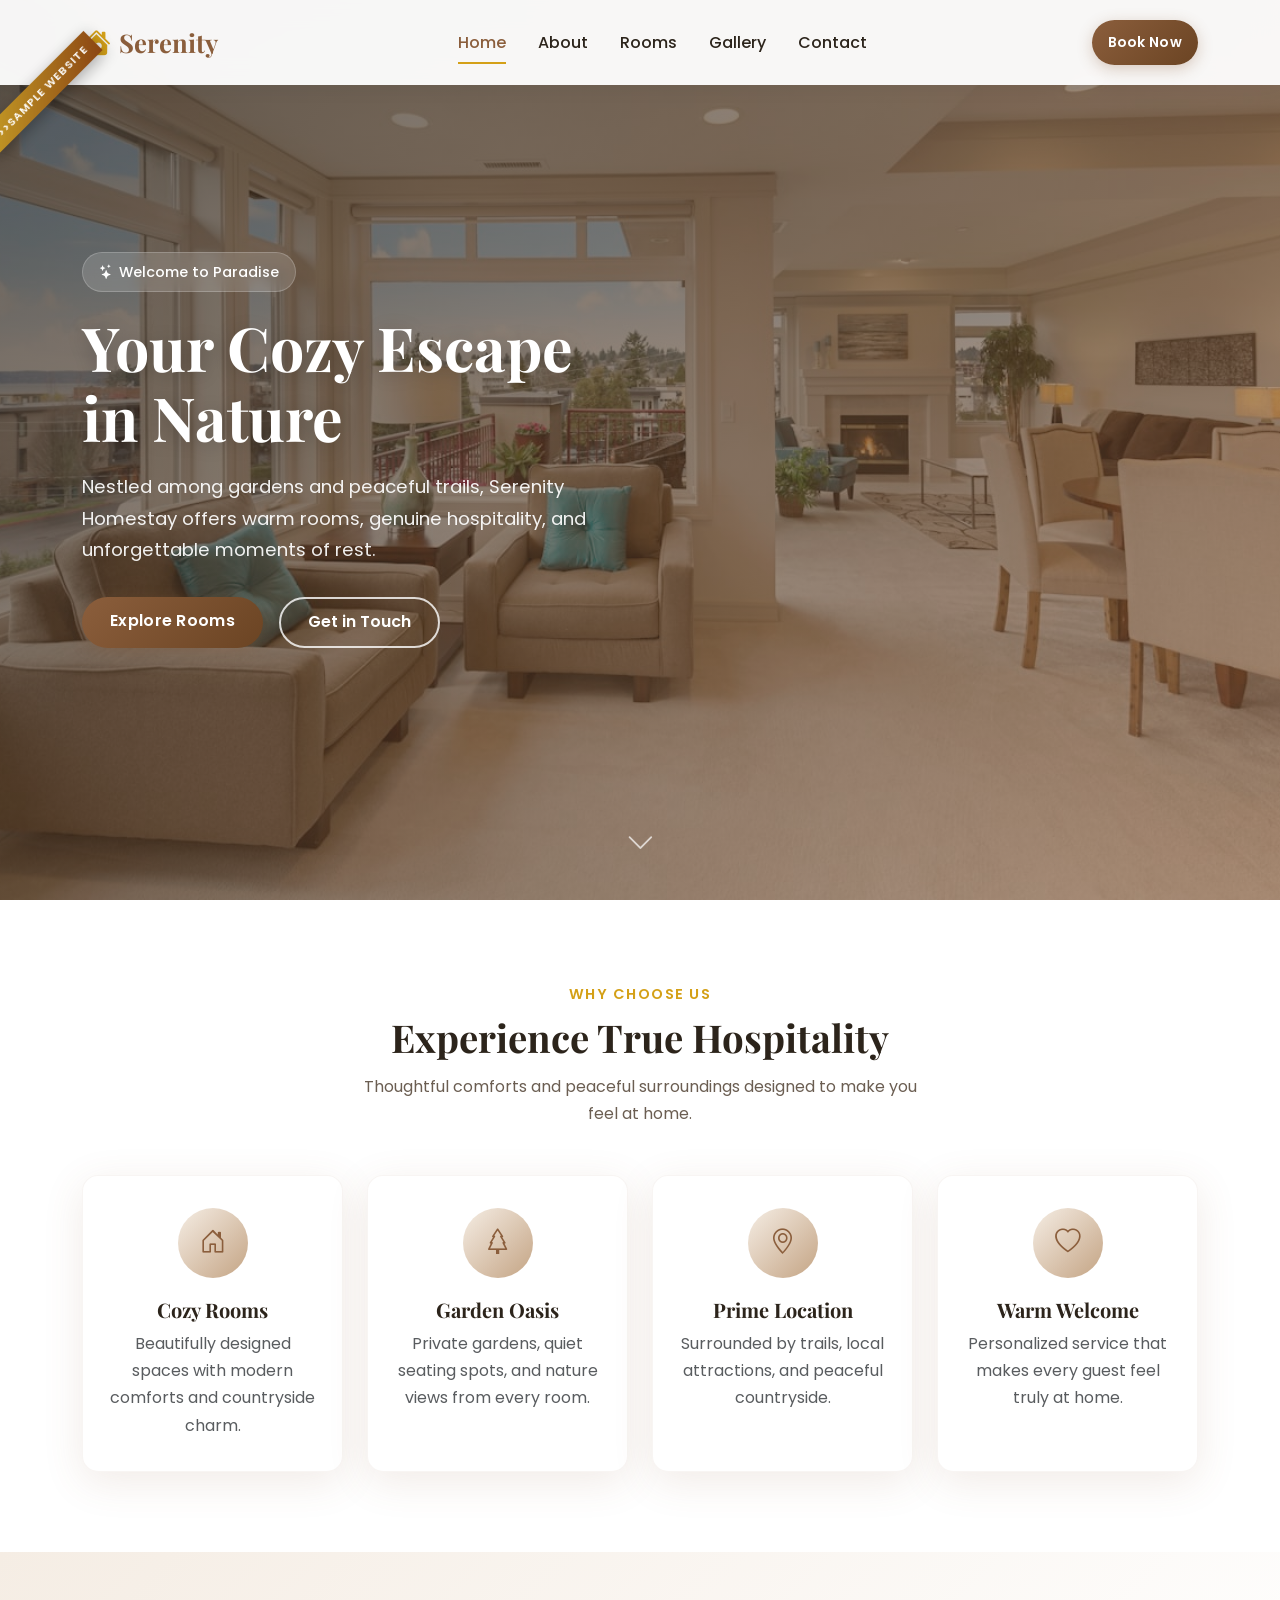
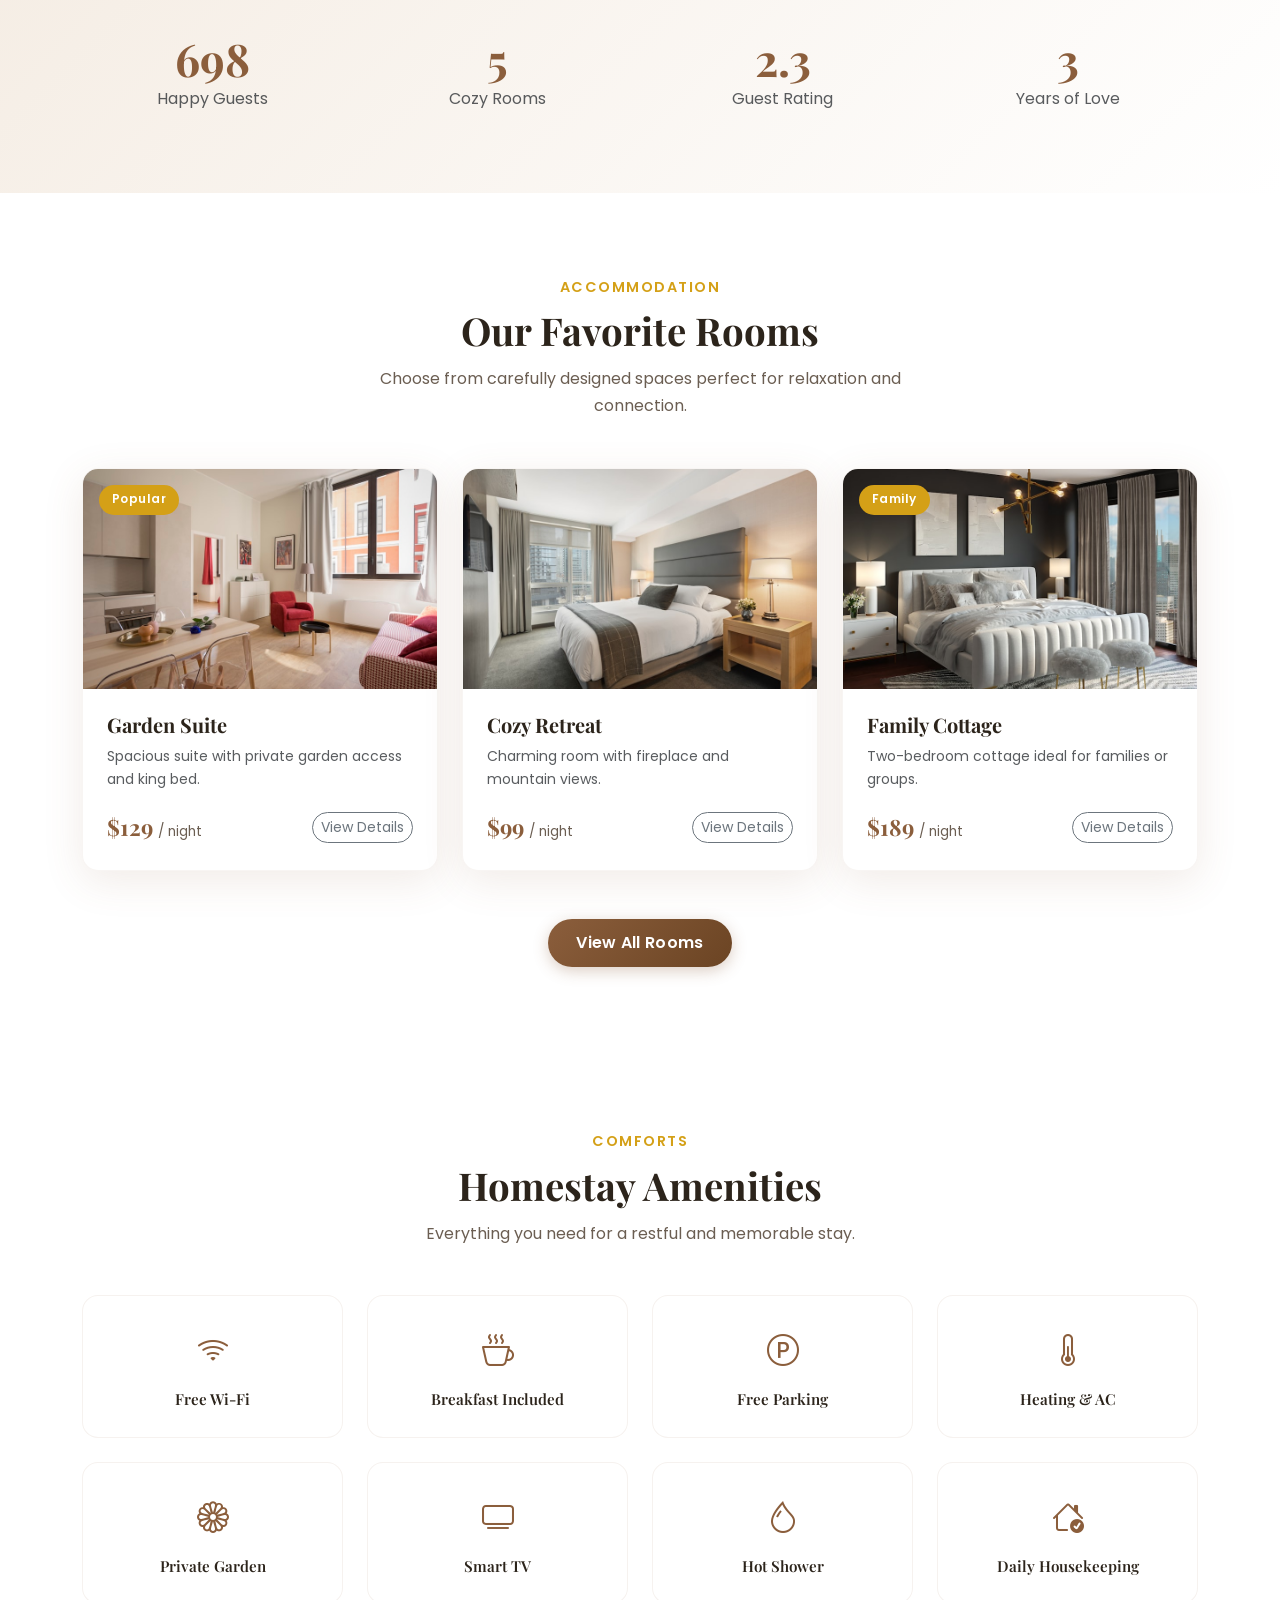
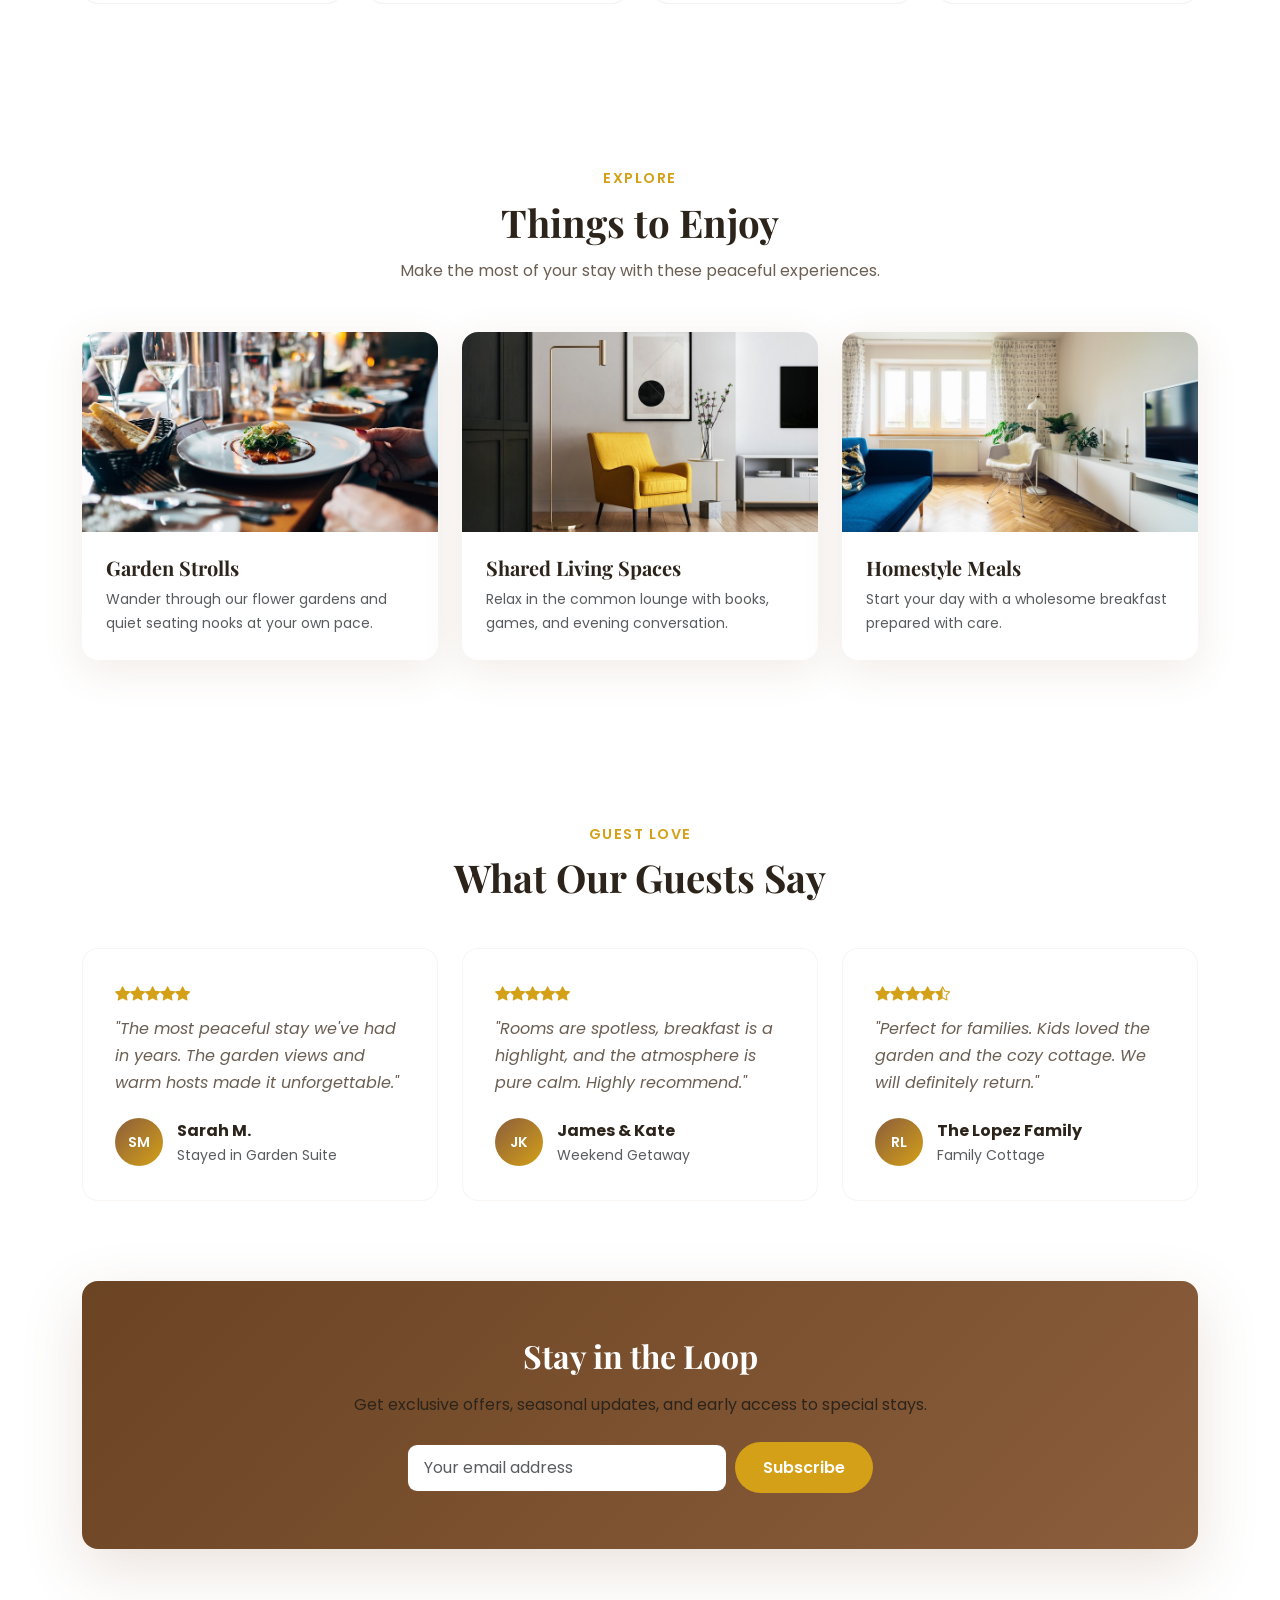
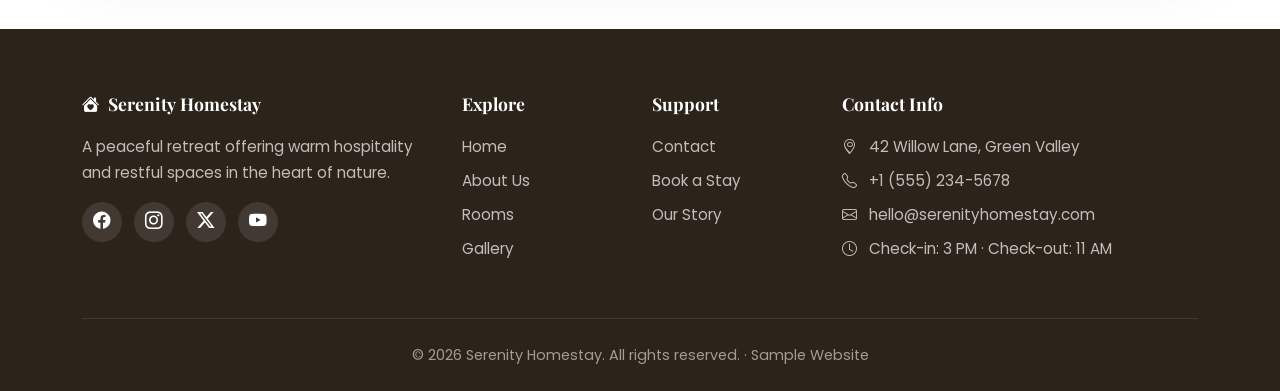
<file: index.html>
<!DOCTYPE html>
<html lang="en">
<head>
  <meta charset="UTF-8">
  <meta name="viewport" content="width=device-width, initial-scale=1.0">
  <title>Serenity Homestay | Your Cozy Escape in Nature</title>
  <meta name="description" content="Experience peace and warm hospitality at Serenity Homestay. Book cozy rooms surrounded by gardens and nature.">
  <link href="https://cdn.jsdelivr.net/npm/bootstrap@5.3.3/dist/css/bootstrap.min.css" rel="stylesheet">
  <link href="https://cdn.jsdelivr.net/npm/bootstrap-icons@1.11.3/font/bootstrap-icons.min.css" rel="stylesheet">
  <link href="https://fonts.googleapis.com/css2?family=Playfair+Display:wght@600;700&family=Poppins:wght@300;400;500;600;700&display=swap" rel="stylesheet">
  <link href="https://unpkg.com/aos@2.3.4/dist/aos.css" rel="stylesheet">
  <link href="style.css" rel="stylesheet">
</head>
<body>
  <div class="sample-badge">>>>Sample Website</div>
  <div class="toast-container"></div>

  <!-- Navbar -->
  <nav class="navbar navbar-expand-lg fixed-top">
    <div class="container">
      <a class="navbar-brand" href="index.html">
        <i class="bi bi-house-heart-fill"></i> Serenity
      </a>
      <button class="navbar-toggler" type="button" data-bs-toggle="collapse" data-bs-target="#navMenu" aria-label="Toggle navigation">
        <span class="navbar-toggler-icon"></span>
      </button>
      <div class="collapse navbar-collapse" id="navMenu">
        <ul class="navbar-nav mx-auto mb-2 mb-lg-0">
          <li class="nav-item"><a class="nav-link active" href="index.html">Home</a></li>
          <li class="nav-item"><a class="nav-link" href="about.html">About</a></li>
          <li class="nav-item"><a class="nav-link" href="rooms.html">Rooms</a></li>
          <li class="nav-item"><a class="nav-link" href="gallery.html">Gallery</a></li>
          <li class="nav-item"><a class="nav-link" href="contact.html">Contact</a></li>
        </ul>
        <a href="rooms.html" class="btn btn-primary-custom btn-sm px-3">Book Now</a>
      </div>
    </div>
  </nav>

  <!-- Hero Section -->
  <section class="hero">
    <div class="hero-overlay"></div>
    <div class="container">
      <div class="hero-content" data-aos="fade-up" data-aos-duration="1000">
        <span class="hero-badge"><i class="bi bi-stars"></i> Welcome to Paradise</span>
        <h1>Your Cozy Escape<br>in Nature</h1>
        <p>Nestled among gardens and peaceful trails, Serenity Homestay offers warm rooms, genuine hospitality, and unforgettable moments of rest.</p>
        <div class="hero-btns">
          <a href="rooms.html" class="btn btn-primary-custom">Explore Rooms</a>
          <a href="contact.html" class="btn btn-outline-custom">Get in Touch</a>
        </div>
      </div>
    </div>
    <div class="hero-scroll">
      <a href="#features"><i class="bi bi-chevron-down"></i></a>
    </div>
  </section>

  <!-- Features -->
  <section class="section" id="features">
    <div class="container">
      <div class="section-title" data-aos="fade-up">
        <span class="subtitle">Why Choose Us</span>
        <h2>Experience True Hospitality</h2>
        <p>Thoughtful comforts and peaceful surroundings designed to make you feel at home.</p>
      </div>
      <div class="row g-4">
        <div class="col-md-6 col-lg-3" data-aos="fade-up" data-aos-delay="100">
          <div class="feature-card">
            <div class="feature-icon"><i class="bi bi-house-door"></i></div>
            <h5>Cozy Rooms</h5>
            <p class="text-muted mb-0">Beautifully designed spaces with modern comforts and countryside charm.</p>
          </div>
        </div>
        <div class="col-md-6 col-lg-3" data-aos="fade-up" data-aos-delay="200">
          <div class="feature-card">
            <div class="feature-icon"><i class="bi bi-tree"></i></div>
            <h5>Garden Oasis</h5>
            <p class="text-muted mb-0">Private gardens, quiet seating spots, and nature views from every room.</p>
          </div>
        </div>
        <div class="col-md-6 col-lg-3" data-aos="fade-up" data-aos-delay="300">
          <div class="feature-card">
            <div class="feature-icon"><i class="bi bi-geo-alt"></i></div>
            <h5>Prime Location</h5>
            <p class="text-muted mb-0">Surrounded by trails, local attractions, and peaceful countryside.</p>
          </div>
        </div>
        <div class="col-md-6 col-lg-3" data-aos="fade-up" data-aos-delay="400">
          <div class="feature-card">
            <div class="feature-icon"><i class="bi bi-heart"></i></div>
            <h5>Warm Welcome</h5>
            <p class="text-muted mb-0">Personalized service that makes every guest feel truly at home.</p>
          </div>
        </div>
      </div>
    </div>
  </section>

  <!-- Stats -->
  <section class="section bg-white stats-section">
    <div class="container">
      <div class="row text-center g-4">
        <div class="col-6 col-md-3" data-aos="zoom-in" data-aos-delay="100">
          <div class="stat-number" data-target="1500">0</div>
          <p class="text-muted mb-0">Happy Guests</p>
        </div>
        <div class="col-6 col-md-3" data-aos="zoom-in" data-aos-delay="200">
          <div class="stat-number" data-target="12">0</div>
          <p class="text-muted mb-0">Cozy Rooms</p>
        </div>
        <div class="col-6 col-md-3" data-aos="zoom-in" data-aos-delay="300">
          <div class="stat-number" data-target="4.9">0</div>
          <p class="text-muted mb-0">Guest Rating</p>
        </div>
        <div class="col-6 col-md-3" data-aos="zoom-in" data-aos-delay="400">
          <div class="stat-number" data-target="8">0</div>
          <p class="text-muted mb-0">Years of Love</p>
        </div>
      </div>
    </div>
  </section>

  <!-- Featured Rooms -->
  <section class="section">
    <div class="container">
      <div class="section-title" data-aos="fade-up">
        <span class="subtitle">Accommodation</span>
        <h2>Our Favorite Rooms</h2>
        <p>Choose from carefully designed spaces perfect for relaxation and connection.</p>
      </div>
      <div class="row g-4">
        <div class="col-md-6 col-lg-4" data-aos="fade-up" data-aos-delay="100">
          <div class="room-card">
            <div class="room-img-wrap">
              <img src="room1.jpg" alt="Garden Suite" loading="lazy">
              <span class="room-badge">Popular</span>
            </div>
            <div class="room-body">
              <h5>Garden Suite</h5>
              <p class="text-muted small">Spacious suite with private garden access and king bed.</p>
              <div class="d-flex justify-content-between align-items-center mt-3">
                <div class="room-price">$129 <span>/ night</span></div>
                <a href="rooms.html" class="btn btn-sm btn-outline-secondary rounded-pill">View Details</a>
              </div>
            </div>
          </div>
        </div>
        <div class="col-md-6 col-lg-4" data-aos="fade-up" data-aos-delay="200">
          <div class="room-card">
            <div class="room-img-wrap">
              <img src="room2.jpg" alt="Cozy Retreat" loading="lazy">
            </div>
            <div class="room-body">
              <h5>Cozy Retreat</h5>
              <p class="text-muted small">Charming room with fireplace and mountain views.</p>
              <div class="d-flex justify-content-between align-items-center mt-3">
                <div class="room-price">$99 <span>/ night</span></div>
                <a href="rooms.html" class="btn btn-sm btn-outline-secondary rounded-pill">View Details</a>
              </div>
            </div>
          </div>
        </div>
        <div class="col-md-6 col-lg-4" data-aos="fade-up" data-aos-delay="300">
          <div class="room-card">
            <div class="room-img-wrap">
              <img src="room3.jpg" alt="Family Cottage" loading="lazy">
              <span class="room-badge">Family</span>
            </div>
            <div class="room-body">
              <h5>Family Cottage</h5>
              <p class="text-muted small">Two-bedroom cottage ideal for families or groups.</p>
              <div class="d-flex justify-content-between align-items-center mt-3">
                <div class="room-price">$189 <span>/ night</span></div>
                <a href="rooms.html" class="btn btn-sm btn-outline-secondary rounded-pill">View Details</a>
              </div>
            </div>
          </div>
        </div>
      </div>
      <div class="text-center mt-5" data-aos="fade-up">
        <a href="rooms.html" class="btn btn-primary-custom">View All Rooms</a>
      </div>
    </div>
  </section>

  <!-- Amenities -->
  <section class="section bg-white">
    <div class="container">
      <div class="section-title" data-aos="fade-up">
        <span class="subtitle">Comforts</span>
        <h2>Homestay Amenities</h2>
        <p>Everything you need for a restful and memorable stay.</p>
      </div>
      <div class="row g-4">
        <div class="col-6 col-md-4 col-lg-3" data-aos="fade-up" data-aos-delay="50">
          <div class="amenity-card">
            <i class="bi bi-wifi"></i>
            <h6>Free Wi-Fi</h6>
          </div>
        </div>
        <div class="col-6 col-md-4 col-lg-3" data-aos="fade-up" data-aos-delay="100">
          <div class="amenity-card">
            <i class="bi bi-cup-hot"></i>
            <h6>Breakfast Included</h6>
          </div>
        </div>
        <div class="col-6 col-md-4 col-lg-3" data-aos="fade-up" data-aos-delay="150">
          <div class="amenity-card">
            <i class="bi bi-p-circle"></i>
            <h6>Free Parking</h6>
          </div>
        </div>
        <div class="col-6 col-md-4 col-lg-3" data-aos="fade-up" data-aos-delay="200">
          <div class="amenity-card">
            <i class="bi bi-thermometer-half"></i>
            <h6>Heating & AC</h6>
          </div>
        </div>
        <div class="col-6 col-md-4 col-lg-3" data-aos="fade-up" data-aos-delay="250">
          <div class="amenity-card">
            <i class="bi bi-flower1"></i>
            <h6>Private Garden</h6>
          </div>
        </div>
        <div class="col-6 col-md-4 col-lg-3" data-aos="fade-up" data-aos-delay="300">
          <div class="amenity-card">
            <i class="bi bi-tv"></i>
            <h6>Smart TV</h6>
          </div>
        </div>
        <div class="col-6 col-md-4 col-lg-3" data-aos="fade-up" data-aos-delay="350">
          <div class="amenity-card">
            <i class="bi bi-droplet"></i>
            <h6>Hot Shower</h6>
          </div>
        </div>
        <div class="col-6 col-md-4 col-lg-3" data-aos="fade-up" data-aos-delay="400">
          <div class="amenity-card">
            <i class="bi bi-house-check"></i>
            <h6>Daily Housekeeping</h6>
          </div>
        </div>
      </div>
    </div>
  </section>

  <!-- Experiences -->
  <section class="section">
    <div class="container">
      <div class="section-title" data-aos="fade-up">
        <span class="subtitle">Explore</span>
        <h2>Things to Enjoy</h2>
        <p>Make the most of your stay with these peaceful experiences.</p>
      </div>
      <div class="row g-4">
        <div class="col-md-4" data-aos="fade-up" data-aos-delay="100">
          <div class="experience-card">
            <div class="experience-img">
              <img src="garden.jpg" alt="Garden Strolls" loading="lazy">
            </div>
            <div class="experience-body">
              <h5>Garden Strolls</h5>
              <p class="text-muted small mb-0">Wander through our flower gardens and quiet seating nooks at your own pace.</p>
            </div>
          </div>
        </div>
        <div class="col-md-4" data-aos="fade-up" data-aos-delay="200">
          <div class="experience-card">
            <div class="experience-img">
              <img src="living.jpg" alt="Living Room" loading="lazy">
            </div>
            <div class="experience-body">
              <h5>Shared Living Spaces</h5>
              <p class="text-muted small mb-0">Relax in the common lounge with books, games, and evening conversation.</p>
            </div>
          </div>
        </div>
        <div class="col-md-4" data-aos="fade-up" data-aos-delay="300">
          <div class="experience-card">
            <div class="experience-img">
              <img src="dining.jpg" alt="Dining" loading="lazy">
            </div>
            <div class="experience-body">
              <h5>Homestyle Meals</h5>
              <p class="text-muted small mb-0">Start your day with a wholesome breakfast prepared with care.</p>
            </div>
          </div>
        </div>
      </div>
    </div>
  </section>

  <!-- Testimonials -->
  <section class="section bg-white">
    <div class="container">
      <div class="section-title" data-aos="fade-up">
        <span class="subtitle">Guest Love</span>
        <h2>What Our Guests Say</h2>
      </div>
      <div class="row g-4">
        <div class="col-md-4" data-aos="fade-up" data-aos-delay="100">
          <div class="testimonial-card">
            <div class="stars mb-2">
              <i class="bi bi-star-fill"></i><i class="bi bi-star-fill"></i><i class="bi bi-star-fill"></i><i class="bi bi-star-fill"></i><i class="bi bi-star-fill"></i>
            </div>
            <p class="testimonial-text">"The most peaceful stay we've had in years. The garden views and warm hosts made it unforgettable."</p>
            <div class="testimonial-author">
              <div class="author-avatar">SM</div>
              <div>
                <strong>Sarah M.</strong>
                <div class="small text-muted">Stayed in Garden Suite</div>
              </div>
            </div>
          </div>
        </div>
        <div class="col-md-4" data-aos="fade-up" data-aos-delay="200">
          <div class="testimonial-card">
            <div class="stars mb-2">
              <i class="bi bi-star-fill"></i><i class="bi bi-star-fill"></i><i class="bi bi-star-fill"></i><i class="bi bi-star-fill"></i><i class="bi bi-star-fill"></i>
            </div>
            <p class="testimonial-text">"Rooms are spotless, breakfast is a highlight, and the atmosphere is pure calm. Highly recommend."</p>
            <div class="testimonial-author">
              <div class="author-avatar">JK</div>
              <div>
                <strong>James & Kate</strong>
                <div class="small text-muted">Weekend Getaway</div>
              </div>
            </div>
          </div>
        </div>
        <div class="col-md-4" data-aos="fade-up" data-aos-delay="300">
          <div class="testimonial-card">
            <div class="stars mb-2">
              <i class="bi bi-star-fill"></i><i class="bi bi-star-fill"></i><i class="bi bi-star-fill"></i><i class="bi bi-star-fill"></i><i class="bi bi-star-half"></i>
            </div>
            <p class="testimonial-text">"Perfect for families. Kids loved the garden and the cozy cottage. We will definitely return."</p>
            <div class="testimonial-author">
              <div class="author-avatar">RL</div>
              <div>
                <strong>The Lopez Family</strong>
                <div class="small text-muted">Family Cottage</div>
              </div>
            </div>
          </div>
        </div>
      </div>
    </div>
  </section>

  <!-- Newsletter -->
  <section class="section pt-0">
    <div class="container">
      <div class="newsletter-section text-center" data-aos="fade-up">
        <h2 class="text-white mb-3">Stay in the Loop</h2>
        <p class="mb-4 opacity-90">Get exclusive offers, seasonal updates, and early access to special stays.</p>
        <form id="newsletter-form" class="d-flex flex-column flex-sm-row gap-2 justify-content-center align-items-center">
          <input type="email" class="newsletter-input form-control" placeholder="Your email address" required>
          <button type="submit" class="newsletter-btn">Subscribe</button>
        </form>
      </div>
    </div>
  </section>

  <!-- Footer -->
  <footer class="footer">
    <div class="container">
      <div class="row g-4">
        <div class="col-lg-4">
          <h5><i class="bi bi-house-heart-fill me-2"></i>Serenity Homestay</h5>
          <p class="mb-3">A peaceful retreat offering warm hospitality and restful spaces in the heart of nature.</p>
          <div class="social-links">
            <a href="#" aria-label="Facebook"><i class="bi bi-facebook"></i></a>
            <a href="#" aria-label="Instagram"><i class="bi bi-instagram"></i></a>
            <a href="#" aria-label="Twitter"><i class="bi bi-twitter-x"></i></a>
            <a href="#" aria-label="YouTube"><i class="bi bi-youtube"></i></a>
          </div>
        </div>
        <div class="col-6 col-lg-2">
          <h5>Explore</h5>
          <a href="index.html">Home</a>
          <a href="about.html">About Us</a>
          <a href="rooms.html">Rooms</a>
          <a href="gallery.html">Gallery</a>
        </div>
        <div class="col-6 col-lg-2">
          <h5>Support</h5>
          <a href="contact.html">Contact</a>
          <a href="rooms.html">Book a Stay</a>
          <a href="about.html">Our Story</a>
        </div>
        <div class="col-lg-4">
          <h5>Contact Info</h5>
          <p class="mb-2"><i class="bi bi-geo-alt me-2"></i> 42 Willow Lane, Green Valley</p>
          <p class="mb-2"><i class="bi bi-telephone me-2"></i> +1 (555) 234-5678</p>
          <p class="mb-2"><i class="bi bi-envelope me-2"></i> hello@serenityhomestay.com</p>
          <p class="mb-0"><i class="bi bi-clock me-2"></i> Check-in: 3 PM · Check-out: 11 AM</p>
        </div>
      </div>
      <div class="footer-bottom">
        &copy; 2026 Serenity Homestay. All rights reserved. · Sample Website
      </div>
    </div>
  </footer>

  <button class="back-to-top" aria-label="Back to top"><i class="bi bi-chevron-up"></i></button>

  <script src="https://code.jquery.com/jquery-3.7.1.min.js"></script>
  <script src="https://cdn.jsdelivr.net/npm/bootstrap@5.3.3/dist/js/bootstrap.bundle.min.js"></script>
  <script src="https://unpkg.com/aos@2.3.4/dist/aos.js"></script>
  <script src="main.js"></script>
</body>
</html>
</file>
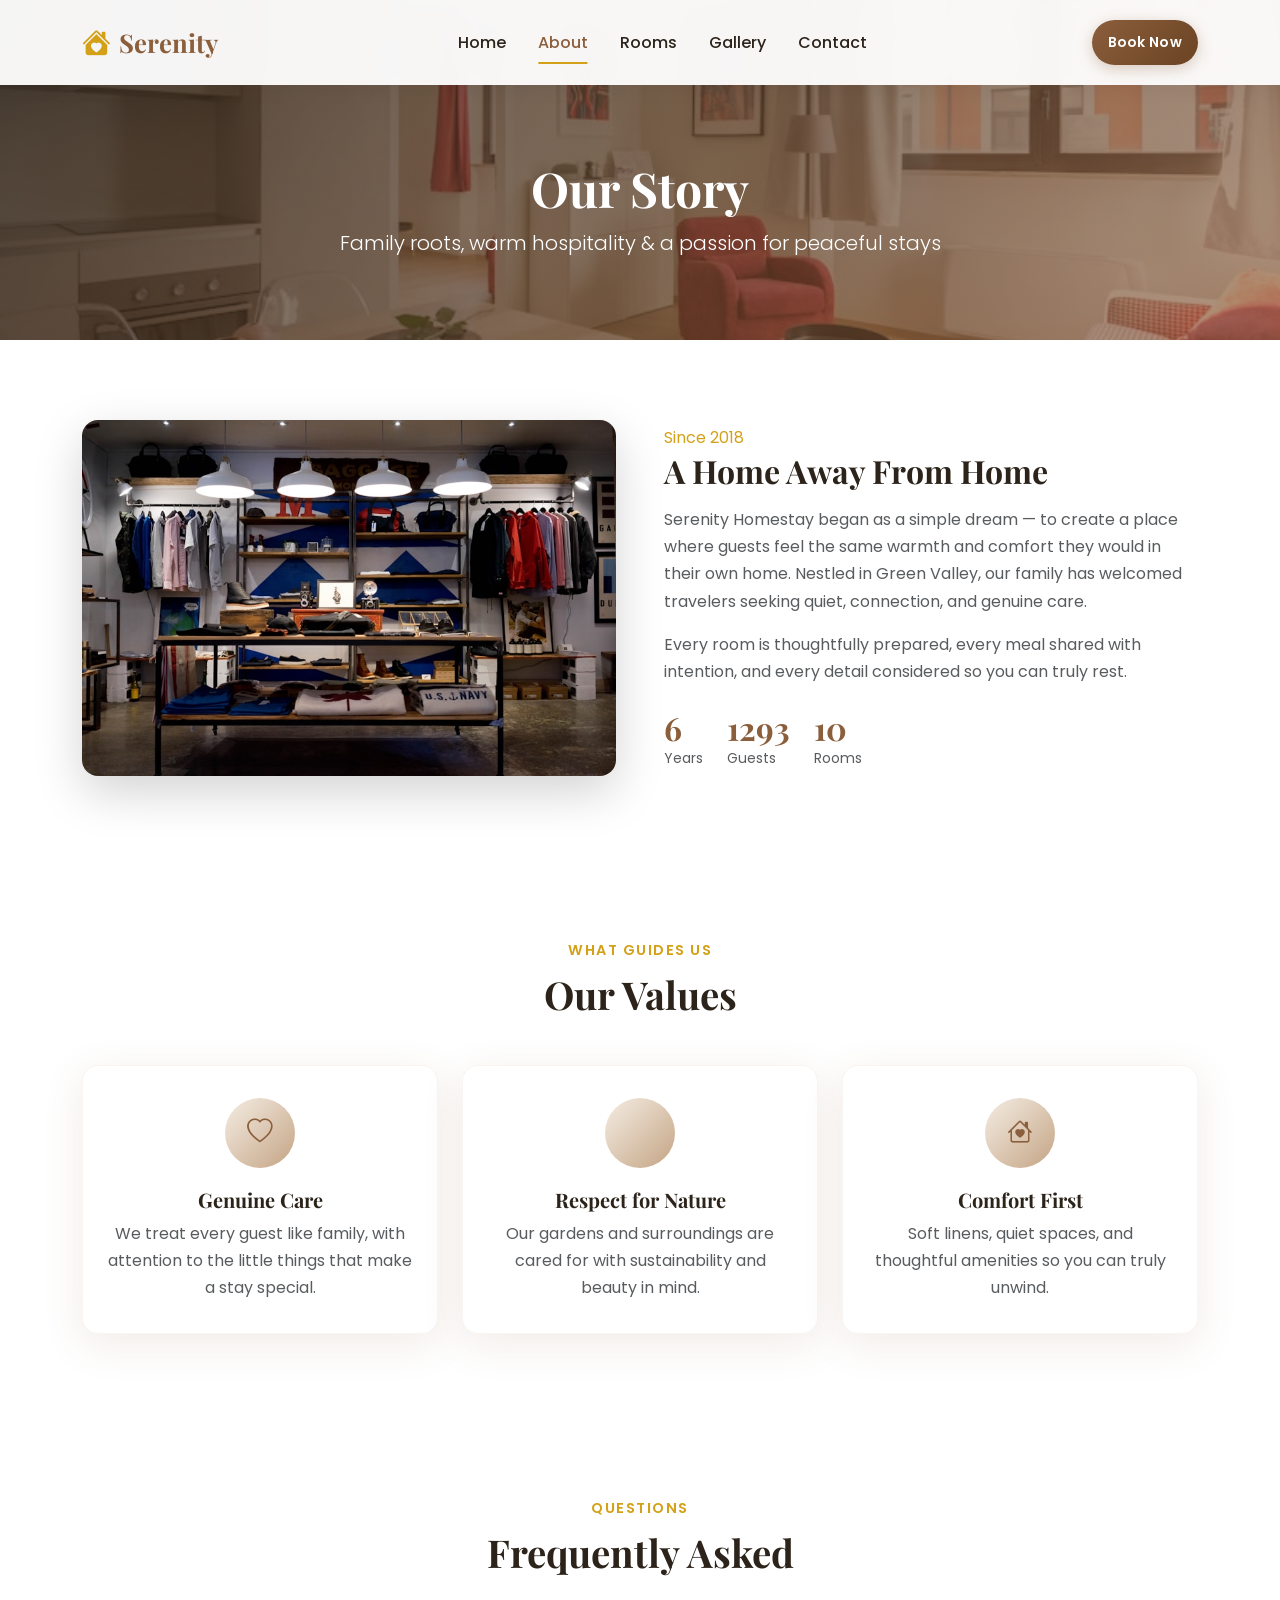
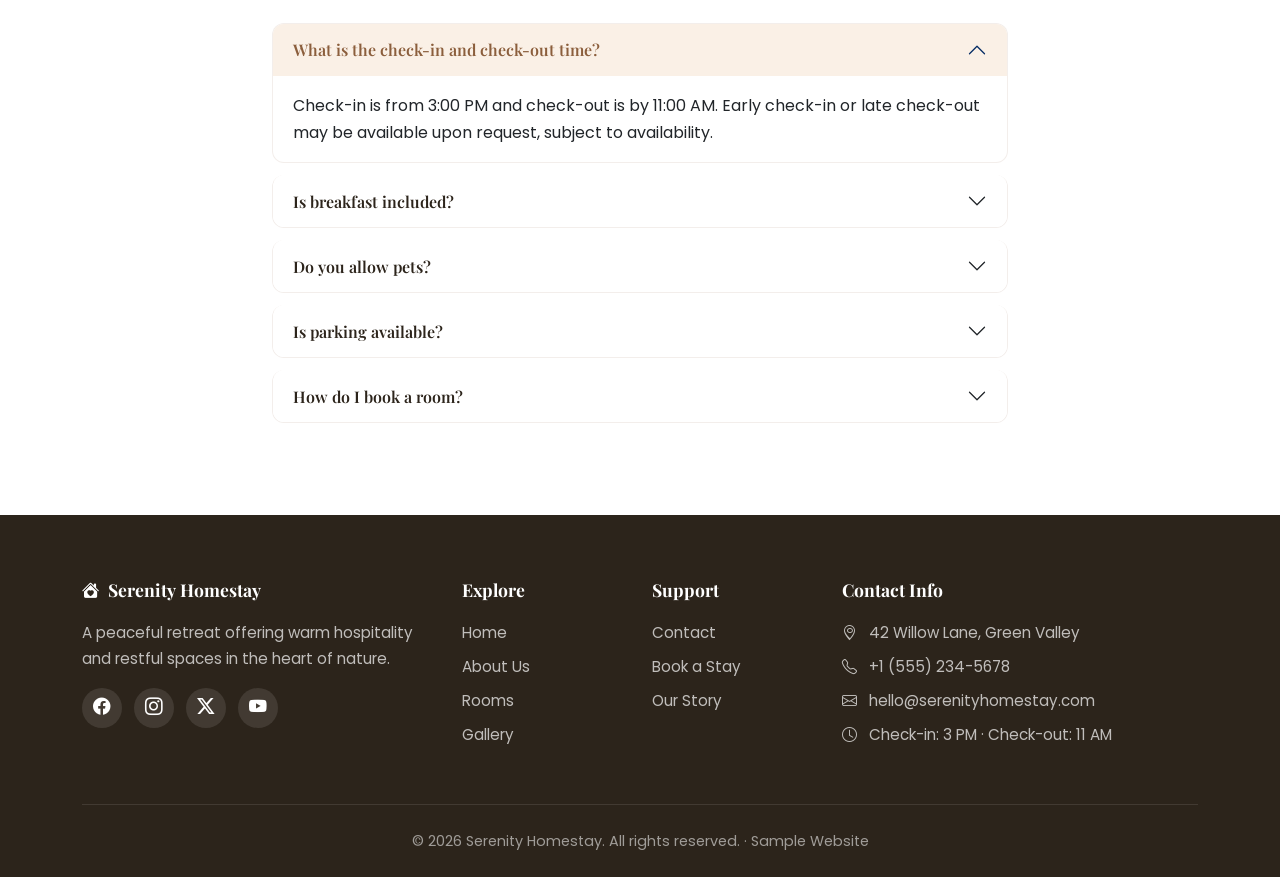
<file: about.html>
<!DOCTYPE html>
<html lang="en">
<head>
  <meta charset="UTF-8">
  <meta name="viewport" content="width=device-width, initial-scale=1.0">
  <title>About Us | Serenity Homestay</title>
  <meta name="description" content="Learn the story behind Serenity Homestay — a family-run retreat focused on warm hospitality and peaceful stays.">
  <link href="https://cdn.jsdelivr.net/npm/bootstrap@5.3.3/dist/css/bootstrap.min.css" rel="stylesheet">
  <link href="https://cdn.jsdelivr.net/npm/bootstrap-icons@1.11.3/font/bootstrap-icons.min.css" rel="stylesheet">
  <link href="https://fonts.googleapis.com/css2?family=Playfair+Display:wght@600;700&family=Poppins:wght@300;400;500;600;700&display=swap" rel="stylesheet">
  <link href="https://unpkg.com/aos@2.3.4/dist/aos.css" rel="stylesheet">
  <link href="style.css" rel="stylesheet">
</head>
<body>
  <div class="toast-container"></div>

  <nav class="navbar navbar-expand-lg fixed-top">
    <div class="container">
      <a class="navbar-brand" href="index.html"><i class="bi bi-house-heart-fill"></i> Serenity</a>
      <button class="navbar-toggler" type="button" data-bs-toggle="collapse" data-bs-target="#navMenu" aria-label="Toggle navigation">
        <span class="navbar-toggler-icon"></span>
      </button>
      <div class="collapse navbar-collapse" id="navMenu">
        <ul class="navbar-nav mx-auto mb-2 mb-lg-0">
          <li class="nav-item"><a class="nav-link" href="index.html">Home</a></li>
          <li class="nav-item"><a class="nav-link active" href="about.html">About</a></li>
          <li class="nav-item"><a class="nav-link" href="rooms.html">Rooms</a></li>
          <li class="nav-item"><a class="nav-link" href="gallery.html">Gallery</a></li>
          <li class="nav-item"><a class="nav-link" href="contact.html">Contact</a></li>
        </ul>
        <a href="rooms.html" class="btn btn-primary-custom btn-sm px-3">Book Now</a>
      </div>
    </div>
  </nav>

  <header class="page-header" style="background-image: linear-gradient(135deg, rgba(44,36,27,0.75), rgba(139,94,60,0.65)), url('room1.jpg');">
    <div class="container">
      <h1 data-aos="fade-up">Our Story</h1>
      <p class="lead mb-0 opacity-90" data-aos="fade-up" data-aos-delay="100">Family roots, warm hospitality & a passion for peaceful stays</p>
    </div>
  </header>

  <section class="section">
    <div class="container">
      <div class="row align-items-center g-5">
        <div class="col-lg-6" data-aos="fade-right">
          <img src="exterior.jpg" alt="Serenity Homestay exterior" class="rounded-4 shadow-lg w-100">
        </div>
        <div class="col-lg-6" data-aos="fade-left">
          <span class="subtitle text-accent">Since 2018</span>
          <h2 class="mb-3">A Home Away From Home</h2>
          <p class="text-muted">Serenity Homestay began as a simple dream — to create a place where guests feel the same warmth and comfort they would in their own home. Nestled in Green Valley, our family has welcomed travelers seeking quiet, connection, and genuine care.</p>
          <p class="text-muted">Every room is thoughtfully prepared, every meal shared with intention, and every detail considered so you can truly rest.</p>
          <div class="d-flex gap-4 mt-4">
            <div>
              <div class="stat-number small-stat" data-target="8">0</div>
              <p class="text-muted small mb-0">Years</p>
            </div>
            <div>
              <div class="stat-number small-stat" data-target="1500">0</div>
              <p class="text-muted small mb-0">Guests</p>
            </div>
            <div>
              <div class="stat-number small-stat" data-target="12">0</div>
              <p class="text-muted small mb-0">Rooms</p>
            </div>
          </div>
        </div>
      </div>
    </div>
  </section>

  <!-- Values -->
  <section class="section bg-white">
    <div class="container">
      <div class="section-title" data-aos="fade-up">
        <span class="subtitle">What Guides Us</span>
        <h2>Our Values</h2>
      </div>
      <div class="row g-4">
        <div class="col-md-4" data-aos="fade-up" data-aos-delay="100">
          <div class="feature-card text-center">
            <div class="feature-icon mx-auto"><i class="bi bi-heart"></i></div>
            <h5>Genuine Care</h5>
            <p class="text-muted mb-0">We treat every guest like family, with attention to the little things that make a stay special.</p>
          </div>
        </div>
        <div class="col-md-4" data-aos="fade-up" data-aos-delay="200">
          <div class="feature-card text-center">
            <div class="feature-icon mx-auto"><i class="bi bi-leaf"></i></div>
            <h5>Respect for Nature</h5>
            <p class="text-muted mb-0">Our gardens and surroundings are cared for with sustainability and beauty in mind.</p>
          </div>
        </div>
        <div class="col-md-4" data-aos="fade-up" data-aos-delay="300">
          <div class="feature-card text-center">
            <div class="feature-icon mx-auto"><i class="bi bi-house-heart"></i></div>
            <h5>Comfort First</h5>
            <p class="text-muted mb-0">Soft linens, quiet spaces, and thoughtful amenities so you can truly unwind.</p>
          </div>
        </div>
      </div>
    </div>
  </section>

  <!-- FAQ -->
  <section class="section">
    <div class="container">
      <div class="section-title" data-aos="fade-up">
        <span class="subtitle">Questions</span>
        <h2>Frequently Asked</h2>
      </div>
      <div class="row justify-content-center">
        <div class="col-lg-8" data-aos="fade-up">
          <div class="accordion" id="faqAccordion">
            <div class="accordion-item">
              <h2 class="accordion-header">
                <button class="accordion-button" type="button" data-bs-toggle="collapse" data-bs-target="#faq1">
                  What is the check-in and check-out time?
                </button>
              </h2>
              <div id="faq1" class="accordion-collapse collapse show" data-bs-parent="#faqAccordion">
                <div class="accordion-body">
                  Check-in is from 3:00 PM and check-out is by 11:00 AM. Early check-in or late check-out may be available upon request, subject to availability.
                </div>
              </div>
            </div>
            <div class="accordion-item">
              <h2 class="accordion-header">
                <button class="accordion-button collapsed" type="button" data-bs-toggle="collapse" data-bs-target="#faq2">
                  Is breakfast included?
                </button>
              </h2>
              <div id="faq2" class="accordion-collapse collapse" data-bs-parent="#faqAccordion">
                <div class="accordion-body">
                  Yes, a wholesome homemade breakfast is included with every stay. We accommodate common dietary preferences when notified in advance.
                </div>
              </div>
            </div>
            <div class="accordion-item">
              <h2 class="accordion-header">
                <button class="accordion-button collapsed" type="button" data-bs-toggle="collapse" data-bs-target="#faq3">
                  Do you allow pets?
                </button>
              </h2>
              <div id="faq3" class="accordion-collapse collapse" data-bs-parent="#faqAccordion">
                <div class="accordion-body">
                  We welcome well-behaved pets in select rooms with prior arrangement. A small pet fee applies. Please contact us before booking.
                </div>
              </div>
            </div>
            <div class="accordion-item">
              <h2 class="accordion-header">
                <button class="accordion-button collapsed" type="button" data-bs-toggle="collapse" data-bs-target="#faq4">
                  Is parking available?
                </button>
              </h2>
              <div id="faq4" class="accordion-collapse collapse" data-bs-parent="#faqAccordion">
                <div class="accordion-body">
                  Free private parking is available on-site for all guests. No reservation needed.
                </div>
              </div>
            </div>
            <div class="accordion-item">
              <h2 class="accordion-header">
                <button class="accordion-button collapsed" type="button" data-bs-toggle="collapse" data-bs-target="#faq5">
                  How do I book a room?
                </button>
              </h2>
              <div id="faq5" class="accordion-collapse collapse" data-bs-parent="#faqAccordion">
                <div class="accordion-body">
                  You can request a booking through the Rooms page or contact us directly via the Contact form, email, or phone. We will confirm availability and details promptly.
                </div>
              </div>
            </div>
          </div>
        </div>
      </div>
    </div>
  </section>

  <footer class="footer">
    <div class="container">
      <div class="row g-4">
        <div class="col-lg-4">
          <h5><i class="bi bi-house-heart-fill me-2"></i>Serenity Homestay</h5>
          <p class="mb-3">A peaceful retreat offering warm hospitality and restful spaces in the heart of nature.</p>
          <div class="social-links">
            <a href="#" aria-label="Facebook"><i class="bi bi-facebook"></i></a>
            <a href="#" aria-label="Instagram"><i class="bi bi-instagram"></i></a>
            <a href="#" aria-label="Twitter"><i class="bi bi-twitter-x"></i></a>
            <a href="#" aria-label="YouTube"><i class="bi bi-youtube"></i></a>
          </div>
        </div>
        <div class="col-6 col-lg-2">
          <h5>Explore</h5>
          <a href="index.html">Home</a>
          <a href="about.html">About Us</a>
          <a href="rooms.html">Rooms</a>
          <a href="gallery.html">Gallery</a>
        </div>
        <div class="col-6 col-lg-2">
          <h5>Support</h5>
          <a href="contact.html">Contact</a>
          <a href="rooms.html">Book a Stay</a>
          <a href="about.html">Our Story</a>
        </div>
        <div class="col-lg-4">
          <h5>Contact Info</h5>
          <p class="mb-2"><i class="bi bi-geo-alt me-2"></i> 42 Willow Lane, Green Valley</p>
          <p class="mb-2"><i class="bi bi-telephone me-2"></i> +1 (555) 234-5678</p>
          <p class="mb-2"><i class="bi bi-envelope me-2"></i> hello@serenityhomestay.com</p>
          <p class="mb-0"><i class="bi bi-clock me-2"></i> Check-in: 3 PM · Check-out: 11 AM</p>
        </div>
      </div>
      <div class="footer-bottom">
        &copy; 2026 Serenity Homestay. All rights reserved. · Sample Website
      </div>
    </div>
  </footer>

  <button class="back-to-top" aria-label="Back to top"><i class="bi bi-chevron-up"></i></button>

  <script src="https://code.jquery.com/jquery-3.7.1.min.js"></script>
  <script src="https://cdn.jsdelivr.net/npm/bootstrap@5.3.3/dist/js/bootstrap.bundle.min.js"></script>
  <script src="https://unpkg.com/aos@2.3.4/dist/aos.js"></script>
  <script src="main.js"></script>
</body>
</html>
</file>
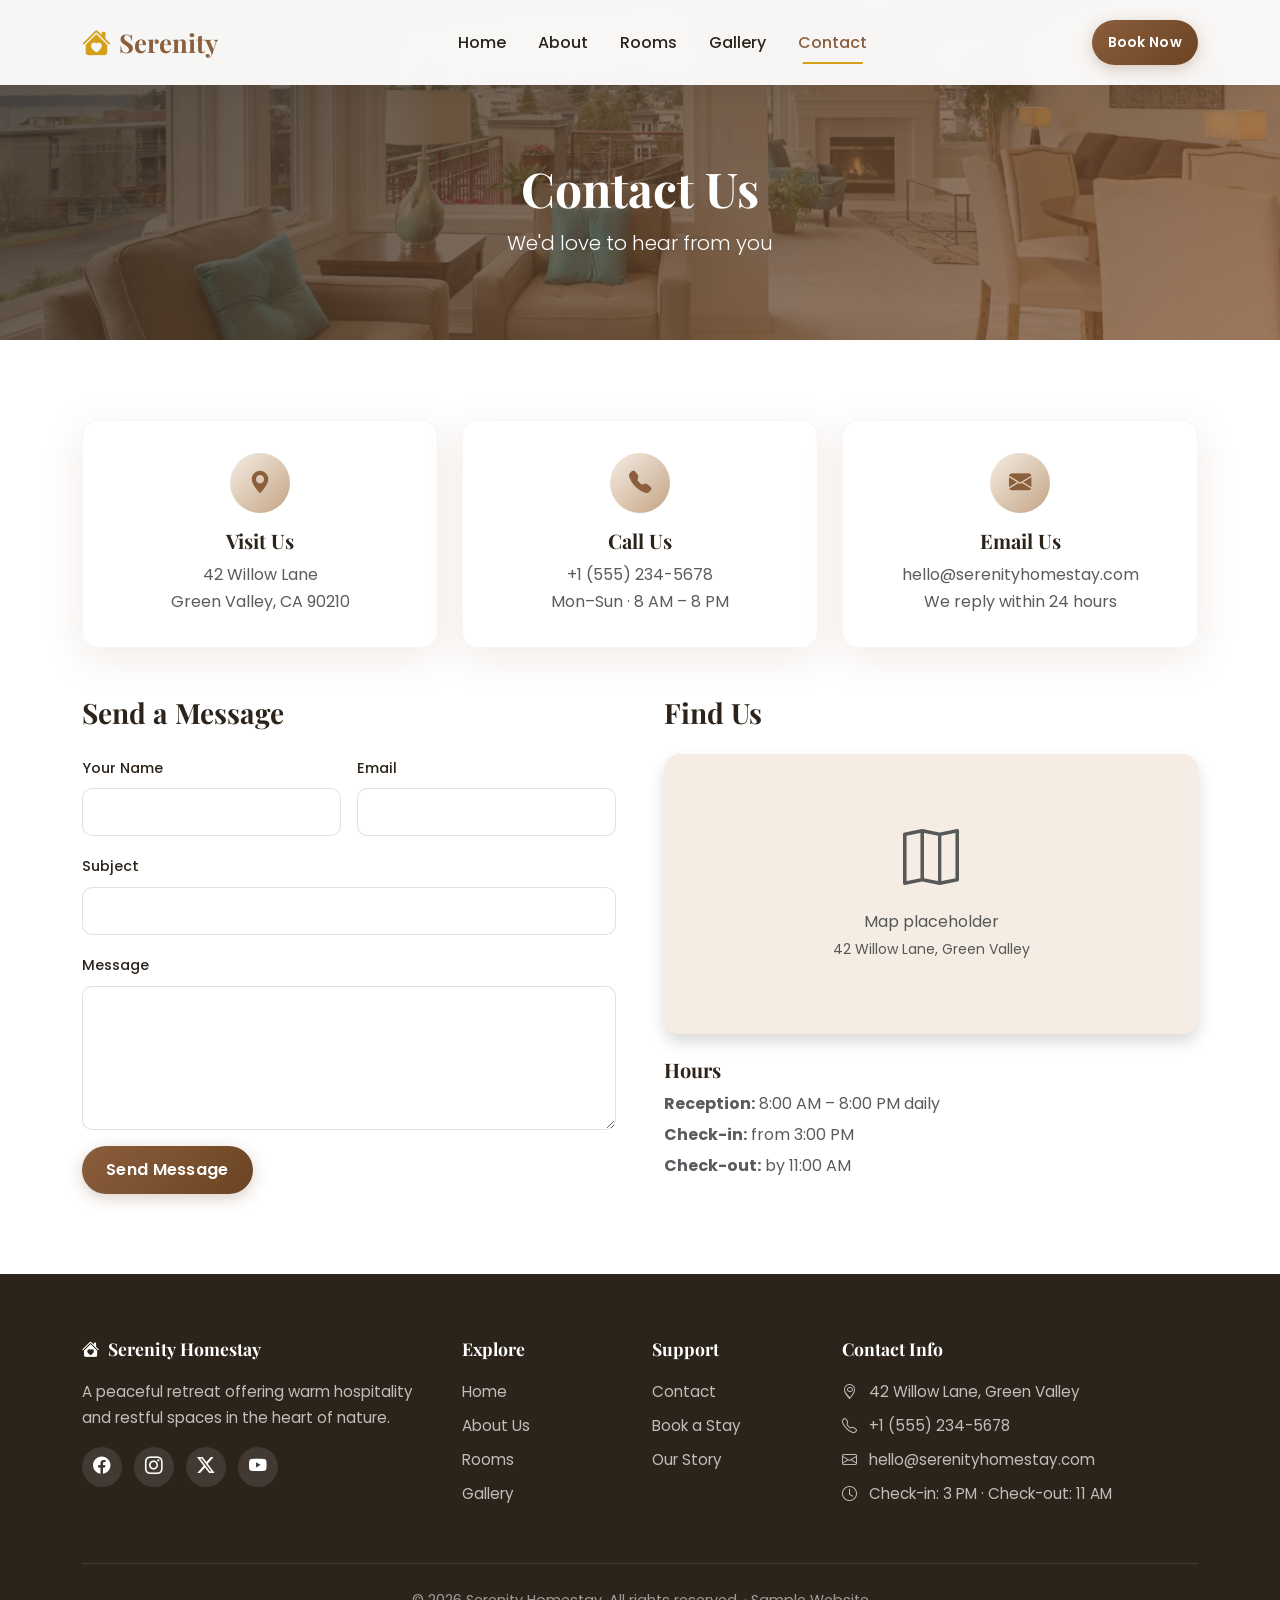
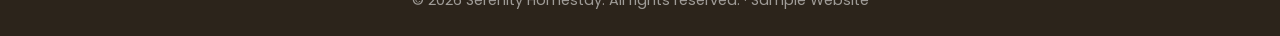
<file: contact.html>
<!DOCTYPE html>
<html lang="en">
<head>
  <meta charset="UTF-8">
  <meta name="viewport" content="width=device-width, initial-scale=1.0">
  <title>Contact Us | Serenity Homestay</title>
  <meta name="description" content="Get in touch with Serenity Homestay. We would love to help plan your stay.">
  <link href="https://cdn.jsdelivr.net/npm/bootstrap@5.3.3/dist/css/bootstrap.min.css" rel="stylesheet">
  <link href="https://cdn.jsdelivr.net/npm/bootstrap-icons@1.11.3/font/bootstrap-icons.min.css" rel="stylesheet">
  <link href="https://fonts.googleapis.com/css2?family=Playfair+Display:wght@600;700&family=Poppins:wght@300;400;500;600;700&display=swap" rel="stylesheet">
  <link href="https://unpkg.com/aos@2.3.4/dist/aos.css" rel="stylesheet">
  <link href="style.css" rel="stylesheet">
</head>
<body>
  <div class="toast-container"></div>

  <nav class="navbar navbar-expand-lg fixed-top">
    <div class="container">
      <a class="navbar-brand" href="index.html"><i class="bi bi-house-heart-fill"></i> Serenity</a>
      <button class="navbar-toggler" type="button" data-bs-toggle="collapse" data-bs-target="#navMenu" aria-label="Toggle navigation">
        <span class="navbar-toggler-icon"></span>
      </button>
      <div class="collapse navbar-collapse" id="navMenu">
        <ul class="navbar-nav mx-auto mb-2 mb-lg-0">
          <li class="nav-item"><a class="nav-link" href="index.html">Home</a></li>
          <li class="nav-item"><a class="nav-link" href="about.html">About</a></li>
          <li class="nav-item"><a class="nav-link" href="rooms.html">Rooms</a></li>
          <li class="nav-item"><a class="nav-link" href="gallery.html">Gallery</a></li>
          <li class="nav-item"><a class="nav-link active" href="contact.html">Contact</a></li>
        </ul>
        <a href="rooms.html" class="btn btn-primary-custom btn-sm px-3">Book Now</a>
      </div>
    </div>
  </nav>

  <header class="page-header">
    <div class="container">
      <h1 data-aos="fade-up">Contact Us</h1>
      <p class="lead mb-0 opacity-90" data-aos="fade-up" data-aos-delay="100">We'd love to hear from you</p>
    </div>
  </header>

  <section class="section">
    <div class="container">
      <div class="row g-4 mb-5">
        <div class="col-md-4" data-aos="fade-up" data-aos-delay="100">
          <div class="contact-info-card text-center">
            <div class="contact-icon mx-auto"><i class="bi bi-geo-alt-fill"></i></div>
            <h5>Visit Us</h5>
            <p class="text-muted mb-0">42 Willow Lane<br>Green Valley, CA 90210</p>
          </div>
        </div>
        <div class="col-md-4" data-aos="fade-up" data-aos-delay="200">
          <div class="contact-info-card text-center">
            <div class="contact-icon mx-auto"><i class="bi bi-telephone-fill"></i></div>
            <h5>Call Us</h5>
            <p class="text-muted mb-0">+1 (555) 234-5678<br>Mon–Sun · 8 AM – 8 PM</p>
          </div>
        </div>
        <div class="col-md-4" data-aos="fade-up" data-aos-delay="300">
          <div class="contact-info-card text-center">
            <div class="contact-icon mx-auto"><i class="bi bi-envelope-fill"></i></div>
            <h5>Email Us</h5>
            <p class="text-muted mb-0">hello@serenityhomestay.com<br>We reply within 24 hours</p>
          </div>
        </div>
      </div>

      <div class="row g-5">
        <div class="col-lg-6" data-aos="fade-right">
          <h3 class="mb-4">Send a Message</h3>
          <form id="contact-form">
            <div class="row g-3">
              <div class="col-md-6">
                <label class="form-label">Your Name</label>
                <input type="text" class="form-control" id="contact-name" required>
              </div>
              <div class="col-md-6">
                <label class="form-label">Email</label>
                <input type="email" class="form-control" id="contact-email" required>
              </div>
              <div class="col-12">
                <label class="form-label">Subject</label>
                <input type="text" class="form-control" id="contact-subject" required>
              </div>
              <div class="col-12">
                <label class="form-label">Message</label>
                <textarea class="form-control" id="contact-message" rows="5" required></textarea>
              </div>
              <div class="col-12">
                <button type="submit" class="btn btn-primary-custom px-4">Send Message</button>
              </div>
            </div>
          </form>
        </div>
        <div class="col-lg-6" data-aos="fade-left">
          <h3 class="mb-4">Find Us</h3>
          <div class="map-placeholder rounded-4 overflow-hidden shadow">
            <div class="d-flex align-items-center justify-content-center h-100 bg-soft text-muted">
              <div class="text-center p-5">
                <i class="bi bi-map display-4 mb-3 d-block"></i>
                <p class="mb-0">Map placeholder<br><small>42 Willow Lane, Green Valley</small></p>
              </div>
            </div>
          </div>
          <div class="mt-4">
            <h5>Hours</h5>
            <p class="text-muted mb-1"><strong>Reception:</strong> 8:00 AM – 8:00 PM daily</p>
            <p class="text-muted mb-1"><strong>Check-in:</strong> from 3:00 PM</p>
            <p class="text-muted mb-0"><strong>Check-out:</strong> by 11:00 AM</p>
          </div>
        </div>
      </div>
    </div>
  </section>

  <footer class="footer">
    <div class="container">
      <div class="row g-4">
        <div class="col-lg-4">
          <h5><i class="bi bi-house-heart-fill me-2"></i>Serenity Homestay</h5>
          <p class="mb-3">A peaceful retreat offering warm hospitality and restful spaces in the heart of nature.</p>
          <div class="social-links">
            <a href="#" aria-label="Facebook"><i class="bi bi-facebook"></i></a>
            <a href="#" aria-label="Instagram"><i class="bi bi-instagram"></i></a>
            <a href="#" aria-label="Twitter"><i class="bi bi-twitter-x"></i></a>
            <a href="#" aria-label="YouTube"><i class="bi bi-youtube"></i></a>
          </div>
        </div>
        <div class="col-6 col-lg-2">
          <h5>Explore</h5>
          <a href="index.html">Home</a>
          <a href="about.html">About Us</a>
          <a href="rooms.html">Rooms</a>
          <a href="gallery.html">Gallery</a>
        </div>
        <div class="col-6 col-lg-2">
          <h5>Support</h5>
          <a href="contact.html">Contact</a>
          <a href="rooms.html">Book a Stay</a>
          <a href="about.html">Our Story</a>
        </div>
        <div class="col-lg-4">
          <h5>Contact Info</h5>
          <p class="mb-2"><i class="bi bi-geo-alt me-2"></i> 42 Willow Lane, Green Valley</p>
          <p class="mb-2"><i class="bi bi-telephone me-2"></i> +1 (555) 234-5678</p>
          <p class="mb-2"><i class="bi bi-envelope me-2"></i> hello@serenityhomestay.com</p>
          <p class="mb-0"><i class="bi bi-clock me-2"></i> Check-in: 3 PM · Check-out: 11 AM</p>
        </div>
      </div>
      <div class="footer-bottom">
        &copy; 2026 Serenity Homestay. All rights reserved. · Sample Website
      </div>
    </div>
  </footer>

  <button class="back-to-top" aria-label="Back to top"><i class="bi bi-chevron-up"></i></button>

  <script src="https://code.jquery.com/jquery-3.7.1.min.js"></script>
  <script src="https://cdn.jsdelivr.net/npm/bootstrap@5.3.3/dist/js/bootstrap.bundle.min.js"></script>
  <script src="https://unpkg.com/aos@2.3.4/dist/aos.js"></script>
  <script src="main.js"></script>
</body>
</html>
</file>
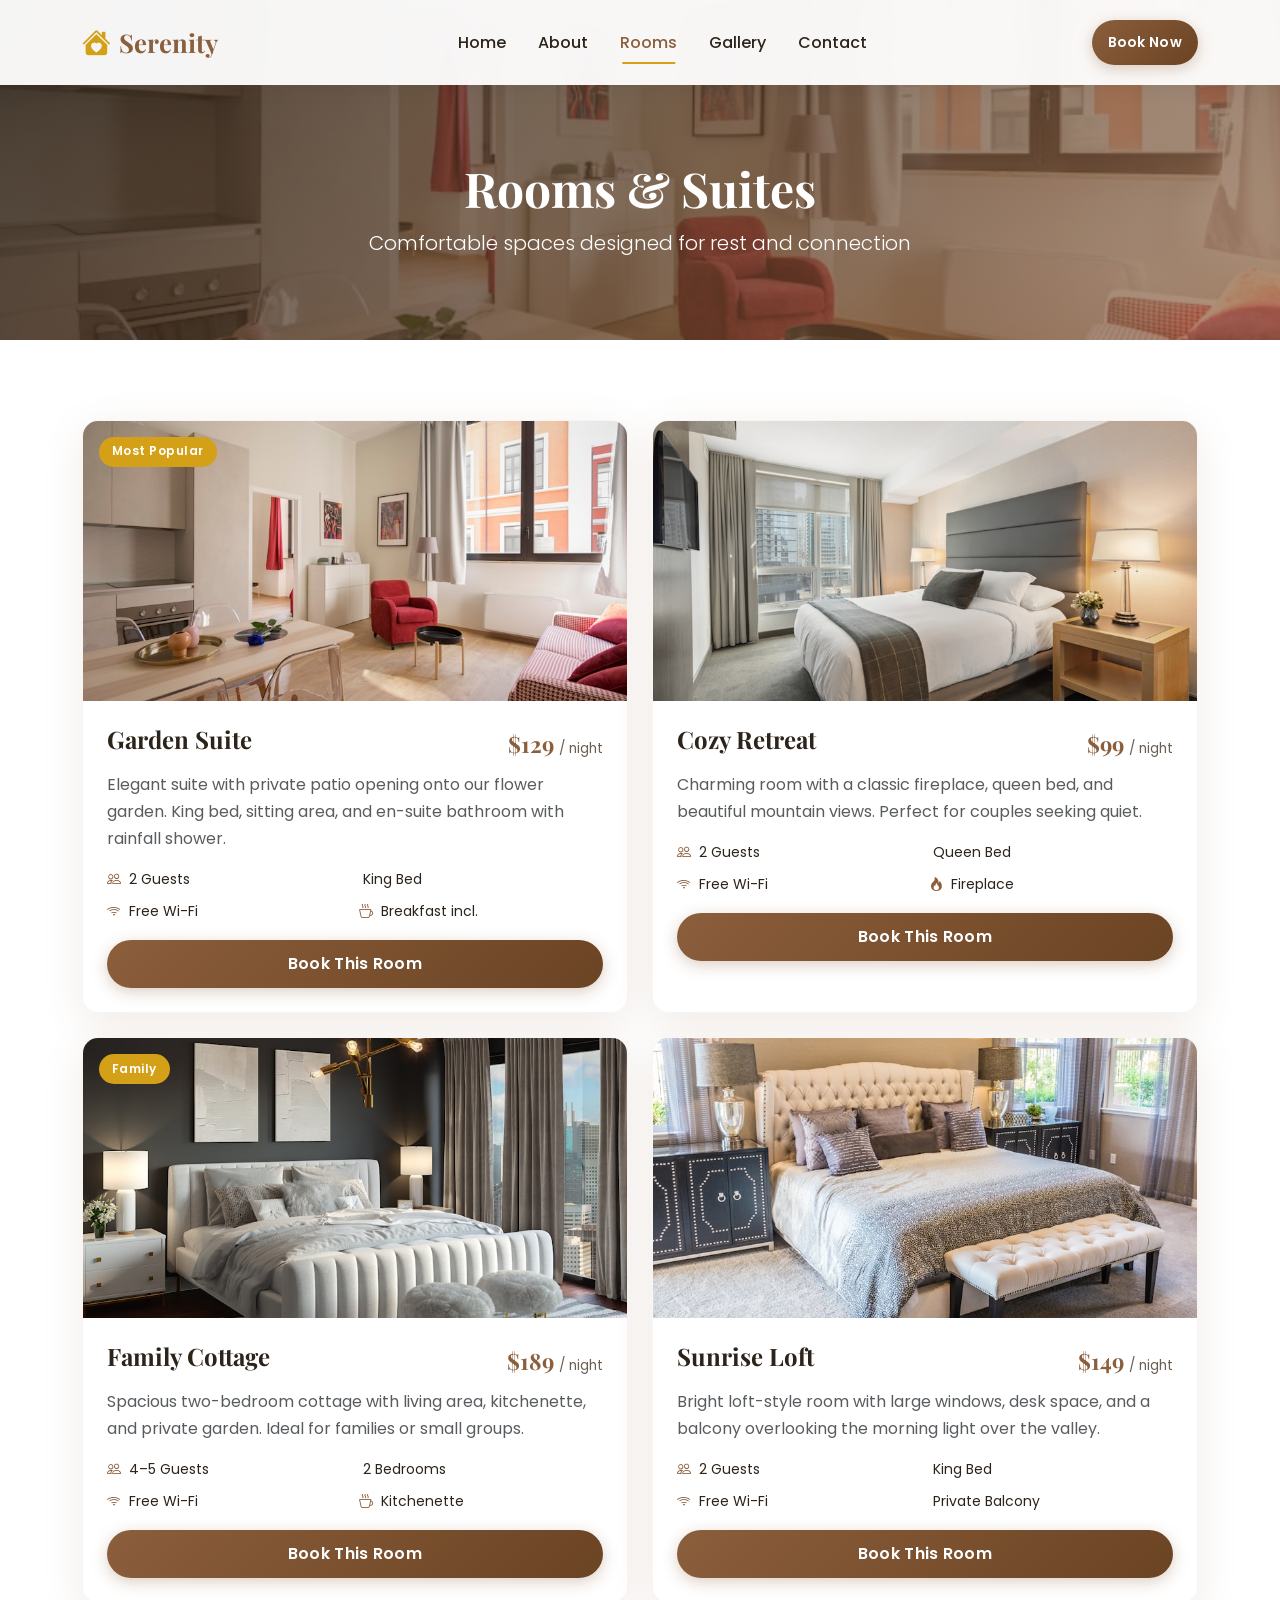
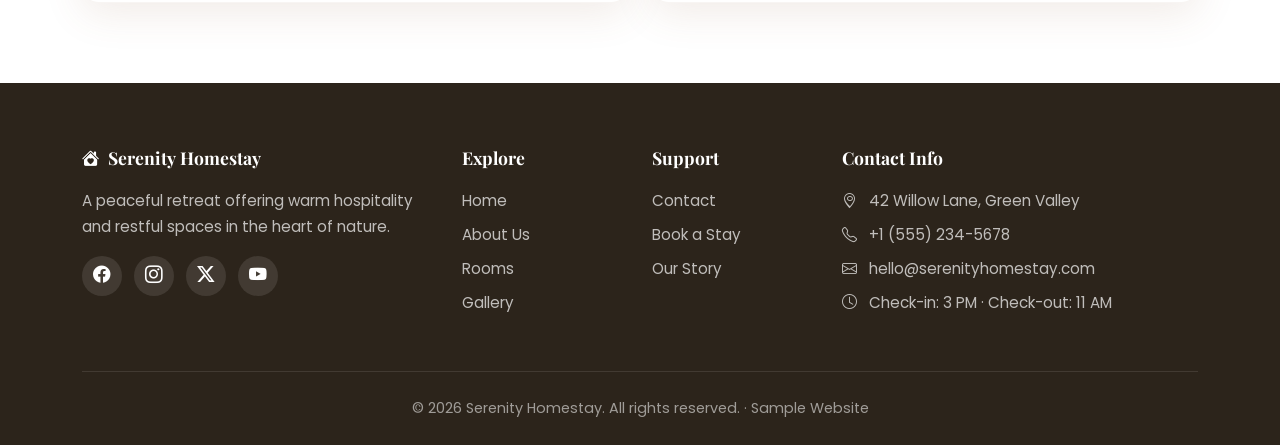
<file: rooms.html>
<!DOCTYPE html>
<html lang="en">
<head>
  <meta charset="UTF-8">
  <meta name="viewport" content="width=device-width, initial-scale=1.0">
  <title>Rooms & Suites | Serenity Homestay</title>
  <meta name="description" content="Browse our cozy rooms and suites at Serenity Homestay. Book your perfect stay.">
  <link href="https://cdn.jsdelivr.net/npm/bootstrap@5.3.3/dist/css/bootstrap.min.css" rel="stylesheet">
  <link href="https://cdn.jsdelivr.net/npm/bootstrap-icons@1.11.3/font/bootstrap-icons.min.css" rel="stylesheet">
  <link href="https://fonts.googleapis.com/css2?family=Playfair+Display:wght@600;700&family=Poppins:wght@300;400;500;600;700&display=swap" rel="stylesheet">
  <link href="https://unpkg.com/aos@2.3.4/dist/aos.css" rel="stylesheet">
  <link href="style.css" rel="stylesheet">
</head>
<body>
  <div class="toast-container"></div>

  <nav class="navbar navbar-expand-lg fixed-top">
    <div class="container">
      <a class="navbar-brand" href="index.html"><i class="bi bi-house-heart-fill"></i> Serenity</a>
      <button class="navbar-toggler" type="button" data-bs-toggle="collapse" data-bs-target="#navMenu" aria-label="Toggle navigation">
        <span class="navbar-toggler-icon"></span>
      </button>
      <div class="collapse navbar-collapse" id="navMenu">
        <ul class="navbar-nav mx-auto mb-2 mb-lg-0">
          <li class="nav-item"><a class="nav-link" href="index.html">Home</a></li>
          <li class="nav-item"><a class="nav-link" href="about.html">About</a></li>
          <li class="nav-item"><a class="nav-link active" href="rooms.html">Rooms</a></li>
          <li class="nav-item"><a class="nav-link" href="gallery.html">Gallery</a></li>
          <li class="nav-item"><a class="nav-link" href="contact.html">Contact</a></li>
        </ul>
        <a href="rooms.html" class="btn btn-primary-custom btn-sm px-3">Book Now</a>
      </div>
    </div>
  </nav>

  <header class="page-header" style="background-image: linear-gradient(135deg, rgba(44,36,27,0.75), rgba(139,94,60,0.65)), url('room1.jpg');">
    <div class="container">
      <h1 data-aos="fade-up">Rooms & Suites</h1>
      <p class="lead mb-0 opacity-90" data-aos="fade-up" data-aos-delay="100">Comfortable spaces designed for rest and connection</p>
    </div>
  </header>

  <section class="section">
    <div class="container">
      <div class="row g-4">
        <!-- Room 1 -->
        <div class="col-lg-6" data-aos="fade-up" data-aos-delay="100">
          <div class="room-card">
            <div class="room-img-wrap" style="height: 280px;">
              <img src="room1.jpg" alt="Garden Suite" loading="lazy">
              <span class="room-badge">Most Popular</span>
            </div>
            <div class="room-body">
              <div class="d-flex justify-content-between align-items-start mb-2">
                <h4>Garden Suite</h4>
                <div class="room-price">$129 <span>/ night</span></div>
              </div>
              <p class="text-muted">Elegant suite with private patio opening onto our flower garden. King bed, sitting area, and en-suite bathroom with rainfall shower.</p>
              <div class="row g-2 mb-3 small">
                <div class="col-6"><i class="bi bi-people me-1 text-primary"></i> 2 Guests</div>
                <div class="col-6"><i class="bi bi-bed me-1 text-primary"></i> King Bed</div>
                <div class="col-6"><i class="bi bi-wifi me-1 text-primary"></i> Free Wi-Fi</div>
                <div class="col-6"><i class="bi bi-cup-hot me-1 text-primary"></i> Breakfast incl.</div>
              </div>
              <button class="btn btn-primary-custom w-100" data-bs-toggle="modal" data-bs-target="#bookingModal" data-room="Garden Suite">Book This Room</button>
            </div>
          </div>
        </div>

        <!-- Room 2 -->
        <div class="col-lg-6" data-aos="fade-up" data-aos-delay="200">
          <div class="room-card">
            <div class="room-img-wrap" style="height: 280px;">
              <img src="room2.jpg" alt="Cozy Retreat" loading="lazy">
            </div>
            <div class="room-body">
              <div class="d-flex justify-content-between align-items-start mb-2">
                <h4>Cozy Retreat</h4>
                <div class="room-price">$99 <span>/ night</span></div>
              </div>
              <p class="text-muted">Charming room with a classic fireplace, queen bed, and beautiful mountain views. Perfect for couples seeking quiet.</p>
              <div class="row g-2 mb-3 small">
                <div class="col-6"><i class="bi bi-people me-1 text-primary"></i> 2 Guests</div>
                <div class="col-6"><i class="bi bi-bed me-1 text-primary"></i> Queen Bed</div>
                <div class="col-6"><i class="bi bi-wifi me-1 text-primary"></i> Free Wi-Fi</div>
                <div class="col-6"><i class="bi bi-fire me-1 text-primary"></i> Fireplace</div>
              </div>
              <button class="btn btn-primary-custom w-100" data-bs-toggle="modal" data-bs-target="#bookingModal" data-room="Cozy Retreat">Book This Room</button>
            </div>
          </div>
        </div>

        <!-- Room 3 -->
        <div class="col-lg-6" data-aos="fade-up" data-aos-delay="100">
          <div class="room-card">
            <div class="room-img-wrap" style="height: 280px;">
              <img src="room3.jpg" alt="Family Cottage" loading="lazy">
              <span class="room-badge">Family</span>
            </div>
            <div class="room-body">
              <div class="d-flex justify-content-between align-items-start mb-2">
                <h4>Family Cottage</h4>
                <div class="room-price">$189 <span>/ night</span></div>
              </div>
              <p class="text-muted">Spacious two-bedroom cottage with living area, kitchenette, and private garden. Ideal for families or small groups.</p>
              <div class="row g-2 mb-3 small">
                <div class="col-6"><i class="bi bi-people me-1 text-primary"></i> 4–5 Guests</div>
                <div class="col-6"><i class="bi bi-bed me-1 text-primary"></i> 2 Bedrooms</div>
                <div class="col-6"><i class="bi bi-wifi me-1 text-primary"></i> Free Wi-Fi</div>
                <div class="col-6"><i class="bi bi-cup-hot me-1 text-primary"></i> Kitchenette</div>
              </div>
              <button class="btn btn-primary-custom w-100" data-bs-toggle="modal" data-bs-target="#bookingModal" data-room="Family Cottage">Book This Room</button>
            </div>
          </div>
        </div>

        <!-- Room 4 -->
        <div class="col-lg-6" data-aos="fade-up" data-aos-delay="200">
          <div class="room-card">
            <div class="room-img-wrap" style="height: 280px;">
              <img src="room4.jpg" alt="Sunrise Loft" loading="lazy">
            </div>
            <div class="room-body">
              <div class="d-flex justify-content-between align-items-start mb-2">
                <h4>Sunrise Loft</h4>
                <div class="room-price">$149 <span>/ night</span></div>
              </div>
              <p class="text-muted">Bright loft-style room with large windows, desk space, and a balcony overlooking the morning light over the valley.</p>
              <div class="row g-2 mb-3 small">
                <div class="col-6"><i class="bi bi-people me-1 text-primary"></i> 2 Guests</div>
                <div class="col-6"><i class="bi bi-bed me-1 text-primary"></i> King Bed</div>
                <div class="col-6"><i class="bi bi-wifi me-1 text-primary"></i> Free Wi-Fi</div>
                <div class="col-6"><i class="bi bi-balcony me-1 text-primary"></i> Private Balcony</div>
              </div>
              <button class="btn btn-primary-custom w-100" data-bs-toggle="modal" data-bs-target="#bookingModal" data-room="Sunrise Loft">Book This Room</button>
            </div>
          </div>
        </div>
      </div>
    </div>
  </section>

  <!-- Booking Modal -->
  <div class="modal fade" id="bookingModal" tabindex="-1" aria-labelledby="bookingModalLabel" aria-hidden="true">
    <div class="modal-dialog modal-dialog-centered">
      <div class="modal-content">
        <div class="modal-header">
          <h5 class="modal-title" id="bookingModalLabel">Request a Booking</h5>
          <button type="button" class="btn-close" data-bs-dismiss="modal" aria-label="Close"></button>
        </div>
        <div class="modal-body">
          <form id="booking-form">
            <input type="hidden" id="booking-room" name="room">
            <div class="mb-3">
              <label class="form-label">Room</label>
              <input type="text" class="form-control" id="room-display" readonly>
            </div>
            <div class="row g-3">
              <div class="col-md-6">
                <label class="form-label">Check-in</label>
                <input type="date" class="form-control" id="checkin" required>
              </div>
              <div class="col-md-6">
                <label class="form-label">Check-out</label>
                <input type="date" class="form-control" id="checkout" required>
              </div>
            </div>
            <div class="row g-3 mt-1">
              <div class="col-md-6">
                <label class="form-label">Guests</label>
                <select class="form-select" id="guests" required>
                  <option value="1">1 Guest</option>
                  <option value="2" selected>2 Guests</option>
                  <option value="3">3 Guests</option>
                  <option value="4">4 Guests</option>
                  <option value="5">5 Guests</option>
                </select>
              </div>
              <div class="col-md-6">
                <label class="form-label">Your Name</label>
                <input type="text" class="form-control" id="guest-name" required>
              </div>
            </div>
            <div class="mb-3 mt-3">
              <label class="form-label">Email</label>
              <input type="email" class="form-control" id="guest-email" required>
            </div>
            <div class="mb-3">
              <label class="form-label">Special Requests (optional)</label>
              <textarea class="form-control" id="guest-notes" rows="3"></textarea>
            </div>
            <button type="submit" class="btn btn-primary-custom w-100">Send Booking Request</button>
          </form>
        </div>
      </div>
    </div>
  </div>

  <footer class="footer">
    <div class="container">
      <div class="row g-4">
        <div class="col-lg-4">
          <h5><i class="bi bi-house-heart-fill me-2"></i>Serenity Homestay</h5>
          <p class="mb-3">A peaceful retreat offering warm hospitality and restful spaces in the heart of nature.</p>
          <div class="social-links">
            <a href="#" aria-label="Facebook"><i class="bi bi-facebook"></i></a>
            <a href="#" aria-label="Instagram"><i class="bi bi-instagram"></i></a>
            <a href="#" aria-label="Twitter"><i class="bi bi-twitter-x"></i></a>
            <a href="#" aria-label="YouTube"><i class="bi bi-youtube"></i></a>
          </div>
        </div>
        <div class="col-6 col-lg-2">
          <h5>Explore</h5>
          <a href="index.html">Home</a>
          <a href="about.html">About Us</a>
          <a href="rooms.html">Rooms</a>
          <a href="gallery.html">Gallery</a>
        </div>
        <div class="col-6 col-lg-2">
          <h5>Support</h5>
          <a href="contact.html">Contact</a>
          <a href="rooms.html">Book a Stay</a>
          <a href="about.html">Our Story</a>
        </div>
        <div class="col-lg-4">
          <h5>Contact Info</h5>
          <p class="mb-2"><i class="bi bi-geo-alt me-2"></i> 42 Willow Lane, Green Valley</p>
          <p class="mb-2"><i class="bi bi-telephone me-2"></i> +1 (555) 234-5678</p>
          <p class="mb-2"><i class="bi bi-envelope me-2"></i> hello@serenityhomestay.com</p>
          <p class="mb-0"><i class="bi bi-clock me-2"></i> Check-in: 3 PM · Check-out: 11 AM</p>
        </div>
      </div>
      <div class="footer-bottom">
        &copy; 2026 Serenity Homestay. All rights reserved. · Sample Website
      </div>
    </div>
  </footer>

  <button class="back-to-top" aria-label="Back to top"><i class="bi bi-chevron-up"></i></button>

  <script src="https://code.jquery.com/jquery-3.7.1.min.js"></script>
  <script src="https://cdn.jsdelivr.net/npm/bootstrap@5.3.3/dist/js/bootstrap.bundle.min.js"></script>
  <script src="https://unpkg.com/aos@2.3.4/dist/aos.js"></script>
  <script src="main.js"></script>
</body>
</html>
</file>
<file: style.css>
/* ========================================
   Serenity Homestay - Enhanced Styles
   Bootstrap 5 + Custom CSS + Animations
======================================== */

:root {
  --primary: #8B5E3C;
  --primary-dark: #6B4423;
  --primary-light: #C4A484;
  --accent: #D4A017;
  --accent-hover: #B8860B;
  --bg-cream: #FFFFFF;
  --bg-soft: #FFFFFF;
  --bg-warm: #FFFFFF;
  --text-dark: #2C241B;
  --text-muted: #6B5E52;
  --success: #5A7D4A;
  --white: #FFFFFF;
  --shadow: 0 10px 40px rgba(139, 94, 60, 0.12);
  --shadow-lg: 0 20px 60px rgba(139, 94, 60, 0.18);
  --radius: 16px;
  --transition: all 0.35s cubic-bezier(0.4, 0, 0.2, 1);
}

.sample-badge {
  position: fixed;
  top: 80px;
  left: -35px;
  background: linear-gradient(135deg, #c9a227, #8B4513);
  color: white;
  padding: 4px 10px;
  font-size: 0.7rem;
  font-weight: 600;
  letter-spacing: 1px;
  text-transform: uppercase;
  transform: rotate(-45deg);
  z-index: 9998;
  box-shadow: 0 4px 15px rgba(0,0,0,0.3);
  pointer-events: none;
}

* {
  margin: 0;
  padding: 0;
  box-sizing: border-box;
}

html {
  scroll-behavior: smooth;
}

body {
  font-family: 'Poppins', 'Segoe UI', system-ui, sans-serif;
  color: var(--text-dark);
  background-color: #FFFFFF;
  line-height: 1.7;
  overflow-x: hidden;
}

h1, h2, h3, h4, h5, h6 {
  font-family: 'Playfair Display', Georgia, serif;
  font-weight: 700;
  color: var(--text-dark);
}

a {
  text-decoration: none;
  color: inherit;
  transition: var(--transition);
}

img {
  max-width: 100%;
  height: auto;
  display: block;
}

/* ========== NAVBAR ========== */
.navbar {
  background: rgba(255, 255, 255, 0.95) !important;
  backdrop-filter: blur(12px);
  box-shadow: 0 2px 20px rgba(0,0,0,0.06);
  padding: 0.8rem 0;
  transition: var(--transition);
}

.navbar.scrolled {
  padding: 0.5rem 0;
  box-shadow: 0 4px 30px rgba(0,0,0,0.1);
}

.navbar-brand {
  font-family: 'Playfair Display', serif;
  font-size: 1.6rem;
  font-weight: 700;
  color: var(--primary) !important;
  display: flex;
  align-items: center;
  gap: 0.5rem;
}

.navbar-brand i {
  color: var(--accent);
  font-size: 1.8rem;
}

.nav-link {
  font-weight: 500;
  color: var(--text-dark) !important;
  padding: 0.5rem 1rem !important;
  position: relative;
}

.nav-link::after {
  content: '';
  position: absolute;
  bottom: 0;
  left: 50%;
  width: 0;
  height: 2px;
  background: var(--accent);
  transition: var(--transition);
  transform: translateX(-50%);
}

.nav-link:hover::after,
.nav-link.active::after {
  width: 60%;
}

.nav-link.active {
  color: var(--primary) !important;
}

.navbar-toggler {
  border: none;
  box-shadow: none !important;
}

.navbar-toggler-icon {
  background-image: url("data:image/svg+xml,%3csvg xmlns='http://www.w3.org/2000/svg' viewBox='0 0 30 30'%3e%3cpath stroke='rgba(139, 94, 60, 0.9)' stroke-linecap='round' stroke-miterlimit='10' stroke-width='2' d='M4 7h22M4 15h22M4 23h22'/%3e%3c/svg%3e");
}

/* ========== BUTTONS ========== */
.btn-primary-custom {
  background: linear-gradient(135deg, var(--primary), var(--primary-dark));
  color: white !important;
  border: none;
  padding: 0.75rem 1.75rem;
  border-radius: 50px;
  font-weight: 600;
  letter-spacing: 0.3px;
  transition: var(--transition);
  box-shadow: 0 4px 15px rgba(139, 94, 60, 0.3);
}

.btn-primary-custom:hover {
  transform: translateY(-2px);
  box-shadow: 0 8px 25px rgba(139, 94, 60, 0.4);
  background: linear-gradient(135deg, var(--primary-dark), var(--primary));
  color: white !important;
}

.btn-outline-custom {
  background: transparent;
  color: white !important;
  border: 2px solid rgba(255,255,255,0.8);
  padding: 0.7rem 1.7rem;
  border-radius: 50px;
  font-weight: 600;
  transition: var(--transition);
}

.btn-outline-custom:hover {
  background: white;
  color: var(--primary) !important;
  border-color: white;
  transform: translateY(-2px);
}

/* ========== HERO ========== */
.hero {
  position: relative;
  min-height: 100vh;
  display: flex;
  align-items: center;
  background: url('hero-bg.jpg') center/cover no-repeat;
  overflow: hidden;
}

.hero-overlay {
  position: absolute;
  inset: 0;
  background: linear-gradient(135deg, rgba(44,36,27,0.7), rgba(139,94,60,0.55));
  z-index: 1;
}

.hero .container {
  position: relative;
  z-index: 2;
}

.hero-content {
  max-width: 680px;
  color: white;
  padding: 2rem 0;
}

.hero-badge {
  display: inline-flex;
  align-items: center;
  gap: 0.4rem;
  background: rgba(255,255,255,0.15);
  backdrop-filter: blur(8px);
  padding: 0.4rem 1rem;
  border-radius: 50px;
  font-size: 0.9rem;
  font-weight: 500;
  margin-bottom: 1.25rem;
  border: 1px solid rgba(255,255,255,0.2);
}

.hero h1 {
  font-size: clamp(2.5rem, 5vw, 3.8rem);
  color: white;
  line-height: 1.15;
  margin-bottom: 1.25rem;
  text-shadow: 0 2px 20px rgba(0,0,0,0.2);
}

.hero p {
  font-size: 1.15rem;
  opacity: 0.92;
  margin-bottom: 2rem;
  max-width: 520px;
}

.hero-btns {
  display: flex;
  flex-wrap: wrap;
  gap: 1rem;
}

.hero-scroll {
  position: absolute;
  bottom: 2rem;
  left: 50%;
  transform: translateX(-50%);
  z-index: 2;
}

.hero-scroll a {
  color: white;
  font-size: 1.8rem;
  opacity: 0.7;
  animation: bounce 2s infinite;
}

@keyframes bounce {
  0%, 20%, 50%, 80%, 100% { transform: translateY(0); }
  40% { transform: translateY(-10px); }
  60% { transform: translateY(-5px); }
}

/* ========== SECTIONS ========== */
.section {
  padding: 5rem 0;
}

.section-title {
  text-align: center;
  margin-bottom: 3rem;
}

.section-title .subtitle {
  display: inline-block;
  color: var(--accent);
  font-weight: 600;
  font-size: 0.9rem;
  letter-spacing: 1.5px;
  text-transform: uppercase;
  margin-bottom: 0.5rem;
}

.section-title h2 {
  font-size: clamp(1.8rem, 3vw, 2.5rem);
  margin-bottom: 0.75rem;
}

.section-title p {
  color: var(--text-muted);
  max-width: 560px;
  margin: 0 auto;
}

.bg-white {
  background: var(--white) !important;
}

.bg-soft {
  background: #F5EDE4 !important;
}

.bg-warm {
  background: #FAF0E6 !important;
}

/* ========== FEATURE CARDS ========== */
.feature-card {
  background: var(--white);
  border-radius: var(--radius);
  padding: 2rem 1.5rem;
  text-align: center;
  box-shadow: var(--shadow);
  transition: var(--transition);
  height: 100%;
  border: 1px solid rgba(139, 94, 60, 0.06);
}

.feature-card:hover {
  transform: translateY(-8px);
  box-shadow: var(--shadow-lg);
}

.feature-icon {
  width: 70px;
  height: 70px;
  border-radius: 50%;
  background: linear-gradient(135deg, #F5EDE4, var(--primary-light));
  display: flex;
  align-items: center;
  justify-content: center;
  margin: 0 auto 1.25rem;
  font-size: 1.6rem;
  color: var(--primary);
  transition: var(--transition);
}

.feature-card:hover .feature-icon {
  background: linear-gradient(135deg, var(--primary), var(--primary-dark));
  color: white;
  transform: scale(1.08);
}

/* ========== STATS ========== */
.stats-section {
  background: linear-gradient(135deg, #F5EDE4, var(--white)) !important;
}

.stat-number {
  font-family: 'Playfair Display', serif;
  font-size: 2.8rem;
  font-weight: 700;
  color: var(--primary);
  line-height: 1.2;
}

.stat-number.small-stat {
  font-size: 2rem;
}

/* ========== ROOM CARDS ========== */
.room-card {
  background: var(--white);
  border-radius: var(--radius);
  overflow: hidden;
  box-shadow: var(--shadow);
  transition: var(--transition);
  height: 100%;
  border: 1px solid rgba(139, 94, 60, 0.06);
}

.room-card:hover {
  transform: translateY(-8px);
  box-shadow: var(--shadow-lg);
}

.room-img-wrap {
  position: relative;
  height: 220px;
  overflow: hidden;
}

.room-img-wrap img {
  width: 100%;
  height: 100%;
  object-fit: cover;
  transition: transform 0.6s cubic-bezier(0.4, 0, 0.2, 1);
}

.room-card:hover .room-img-wrap img {
  transform: scale(1.08);
}

.room-badge {
  position: absolute;
  top: 1rem;
  left: 1rem;
  background: var(--accent);
  color: white;
  font-size: 0.75rem;
  font-weight: 600;
  padding: 0.3rem 0.8rem;
  border-radius: 50px;
  letter-spacing: 0.5px;
}

.room-body {
  padding: 1.5rem;
}

.room-price {
  font-family: 'Playfair Display', serif;
  font-size: 1.4rem;
  font-weight: 700;
  color: var(--primary);
}

.room-price span {
  font-size: 0.85rem;
  font-weight: 400;
  color: var(--text-muted);
  font-family: 'Poppins', sans-serif;
}

/* ========== AMENITY CARDS ========== */
.amenity-card {
  background: var(--white);
  border-radius: var(--radius);
  padding: 1.75rem 1rem;
  text-align: center;
  transition: var(--transition);
  border: 1px solid rgba(139, 94, 60, 0.08);
  height: 100%;
}

.amenity-card:hover {
  background: var(--white);
  box-shadow: var(--shadow);
  transform: translateY(-5px);
}

.amenity-card i {
  font-size: 2rem;
  color: var(--primary);
  margin-bottom: 0.75rem;
  display: block;
  transition: var(--transition);
}

.amenity-card:hover i {
  color: var(--accent);
  transform: scale(1.15);
}

.amenity-card h6 {
  margin: 0;
  font-size: 0.95rem;
  font-weight: 600;
}

/* ========== EXPERIENCE CARDS ========== */
.experience-card {
  background: var(--white);
  border-radius: var(--radius);
  overflow: hidden;
  box-shadow: var(--shadow);
  transition: var(--transition);
  height: 100%;
}

.experience-card:hover {
  transform: translateY(-8px);
  box-shadow: var(--shadow-lg);
}

.experience-img {
  height: 200px;
  overflow: hidden;
}

.experience-img img {
  width: 100%;
  height: 100%;
  object-fit: cover;
  transition: transform 0.6s ease;
}

.experience-card:hover .experience-img img {
  transform: scale(1.08);
}

.experience-body {
  padding: 1.5rem;
}

/* ========== TESTIMONIALS ========== */
.testimonial-card {
  background: var(--white);
  border-radius: var(--radius);
  padding: 2rem;
  height: 100%;
  border: 1px solid rgba(139, 94, 60, 0.06);
  transition: var(--transition);
}

.testimonial-card:hover {
  box-shadow: var(--shadow);
  transform: translateY(-4px);
}

.stars {
  color: var(--accent);
  font-size: 0.95rem;
}

.testimonial-text {
  font-style: italic;
  color: var(--text-muted);
  margin-bottom: 1.25rem;
}

.testimonial-author {
  display: flex;
  align-items: center;
  gap: 0.85rem;
}

.author-avatar {
  width: 48px;
  height: 48px;
  border-radius: 50%;
  background: linear-gradient(135deg, var(--primary), var(--accent));
  color: white;
  display: flex;
  align-items: center;
  justify-content: center;
  font-weight: 600;
  font-size: 0.9rem;
}

/* ========== NEWSLETTER ========== */
.newsletter-section {
  background: linear-gradient(135deg, var(--primary-dark), var(--primary));
  border-radius: var(--radius);
  padding: 3.5rem 2rem;
  box-shadow: var(--shadow-lg);
}

.newsletter-input {
  max-width: 320px;
  border-radius: 50px;
  border: none;
  padding: 0.75rem 1.5rem;
}

.newsletter-btn {
  background: var(--accent);
  color: white;
  border: none;
  padding: 0.75rem 1.75rem;
  border-radius: 50px;
  font-weight: 600;
  transition: var(--transition);
}

.newsletter-btn:hover {
  background: var(--accent-hover);
  transform: translateY(-2px);
}

/* ========== PAGE HEADER ========== */
.page-header {
  background: linear-gradient(135deg, rgba(44,36,27,0.8), rgba(139,94,60,0.7)), url('hero-bg.jpg') center/cover;
  padding: 10rem 0 5rem;
  text-align: center;
  color: white;
}

.page-header h1 {
  color: white;
  font-size: clamp(2.2rem, 4vw, 3rem);
  margin-bottom: 0.5rem;
}

/* ========== GALLERY ========== */
.gallery-item {
  position: relative;
  border-radius: var(--radius);
  overflow: hidden;
  cursor: pointer;
  aspect-ratio: 4/3;
}

.gallery-item img {
  width: 100%;
  height: 100%;
  object-fit: cover;
  transition: transform 0.5s ease;
}

.gallery-item:hover img {
  transform: scale(1.1);
}

.gallery-overlay {
  position: absolute;
  inset: 0;
  background: rgba(44, 36, 27, 0.45);
  display: flex;
  align-items: center;
  justify-content: center;
  opacity: 0;
  transition: var(--transition);
}

.gallery-overlay i {
  color: white;
  font-size: 2rem;
}

.gallery-item:hover .gallery-overlay {
  opacity: 1;
}

/* ========== CONTACT ========== */
.contact-info-card {
  background: var(--white);
  border-radius: var(--radius);
  padding: 2rem 1.5rem;
  box-shadow: var(--shadow);
  height: 100%;
  transition: var(--transition);
  border: 1px solid rgba(139, 94, 60, 0.06);
}

.contact-info-card:hover {
  transform: translateY(-5px);
  box-shadow: var(--shadow-lg);
}

.contact-icon {
  width: 60px;
  height: 60px;
  border-radius: 50%;
  background: linear-gradient(135deg, #F5EDE4, var(--primary-light));
  display: flex;
  align-items: center;
  justify-content: center;
  font-size: 1.4rem;
  color: var(--primary);
  margin-bottom: 1rem;
}

.map-placeholder {
  height: 280px;
  background: #F5EDE4;
}

/* ========== ACCORDION ========== */
.accordion-item {
  border: 1px solid rgba(139, 94, 60, 0.1);
  border-radius: 12px !important;
  margin-bottom: 0.75rem;
  overflow: hidden;
  background: var(--white);
}

.accordion-button {
  font-weight: 600;
  color: var(--text-dark);
  background: var(--white);
  box-shadow: none !important;
}

.accordion-button:not(.collapsed) {
  color: var(--primary);
  background: #FAF0E6;
}

.accordion-button:focus {
  box-shadow: none;
}

/* ========== FOOTER ========== */
.footer {
  background: var(--text-dark);
  color: rgba(255,255,255,0.85);
  padding: 4rem 0 0;
}

.footer h5 {
  color: white;
  font-size: 1.1rem;
  margin-bottom: 1.25rem;
}

.footer a {
  display: block;
  color: rgba(255,255,255,0.7);
  margin-bottom: 0.5rem;
  font-size: 0.95rem;
}

.footer a:hover {
  color: var(--accent);
  padding-left: 4px;
}

.footer p {
  color: rgba(255,255,255,0.7);
  font-size: 0.95rem;
}

.social-links {
  display: flex;
  gap: 0.75rem;
}

.social-links a {
  width: 40px;
  height: 40px;
  border-radius: 50%;
  background: rgba(255,255,255,0.1);
  display: flex;
  align-items: center;
  justify-content: center;
  color: white;
  font-size: 1.1rem;
  margin-bottom: 0;
  transition: var(--transition);
}

.social-links a:hover {
  background: var(--accent);
  color: white;
  transform: translateY(-3px);
  padding-left: 0;
}

.footer-bottom {
  border-top: 1px solid rgba(255,255,255,0.1);
  margin-top: 3rem;
  padding: 1.5rem 0;
  text-align: center;
  font-size: 0.9rem;
  color: rgba(255,255,255,0.55);
}

/* ========== BACK TO TOP ========== */
.back-to-top {
  position: fixed;
  bottom: 2rem;
  right: 2rem;
  width: 48px;
  height: 48px;
  border-radius: 50%;
  background: var(--primary);
  color: white;
  border: none;
  font-size: 1.2rem;
  display: flex;
  align-items: center;
  justify-content: center;
  opacity: 0;
  visibility: hidden;
  transition: var(--transition);
  z-index: 999;
  box-shadow: 0 4px 15px rgba(139, 94, 60, 0.35);
  cursor: pointer;
}

.back-to-top.visible {
  opacity: 1;
  visibility: visible;
}

.back-to-top:hover {
  background: var(--primary-dark);
  transform: translateY(-3px);
}

/* ========== TOAST ========== */
.toast-container {
  position: fixed;
  top: 100px;
  right: 1.5rem;
  z-index: 9999;
  display: flex;
  flex-direction: column;
  gap: 0.75rem;
}

.custom-toast {
  background: var(--white);
  color: var(--text-dark);
  padding: 1rem 1.25rem;
  border-radius: 12px;
  box-shadow: var(--shadow-lg);
  display: flex;
  align-items: center;
  gap: 0.75rem;
  min-width: 280px;
  animation: slideIn 0.4s ease;
  border-left: 4px solid var(--success);
}

@keyframes slideIn {
  from {
    transform: translateX(100%);
    opacity: 0;
  }
  to {
    transform: translateX(0);
    opacity: 1;
  }
}

/* ========== FORMS ========== */
.form-control, .form-select {
  border-radius: 10px;
  border: 1px solid rgba(139, 94, 60, 0.2);
  padding: 0.7rem 1rem;
  transition: var(--transition);
}

.form-control:focus, .form-select:focus {
  border-color: var(--primary);
  box-shadow: 0 0 0 3px rgba(139, 94, 60, 0.15);
}

.form-label {
  font-weight: 500;
  font-size: 0.9rem;
  color: var(--text-dark);
}

/* ========== UTILITIES ========== */
.text-accent {
  color: var(--accent) !important;
}

.text-primary {
  color: var(--primary) !important;
}

/* ========== RESPONSIVE ========== */
@media (max-width: 768px) {
  .hero {
    min-height: 90vh;
  }
  .hero h1 {
    font-size: 2.2rem;
  }
  .section {
    padding: 3.5rem 0;
  }
  .page-header {
    padding: 8rem 0 3.5rem;
  }
  .stat-number {
    font-size: 2.2rem;
  }
}

@media (max-width: 576px) {
  .hero-btns {
    flex-direction: column;
  }
  .btn-primary-custom,
  .btn-outline-custom {
    width: 100%;
    text-align: center;
  }
}
</file>
